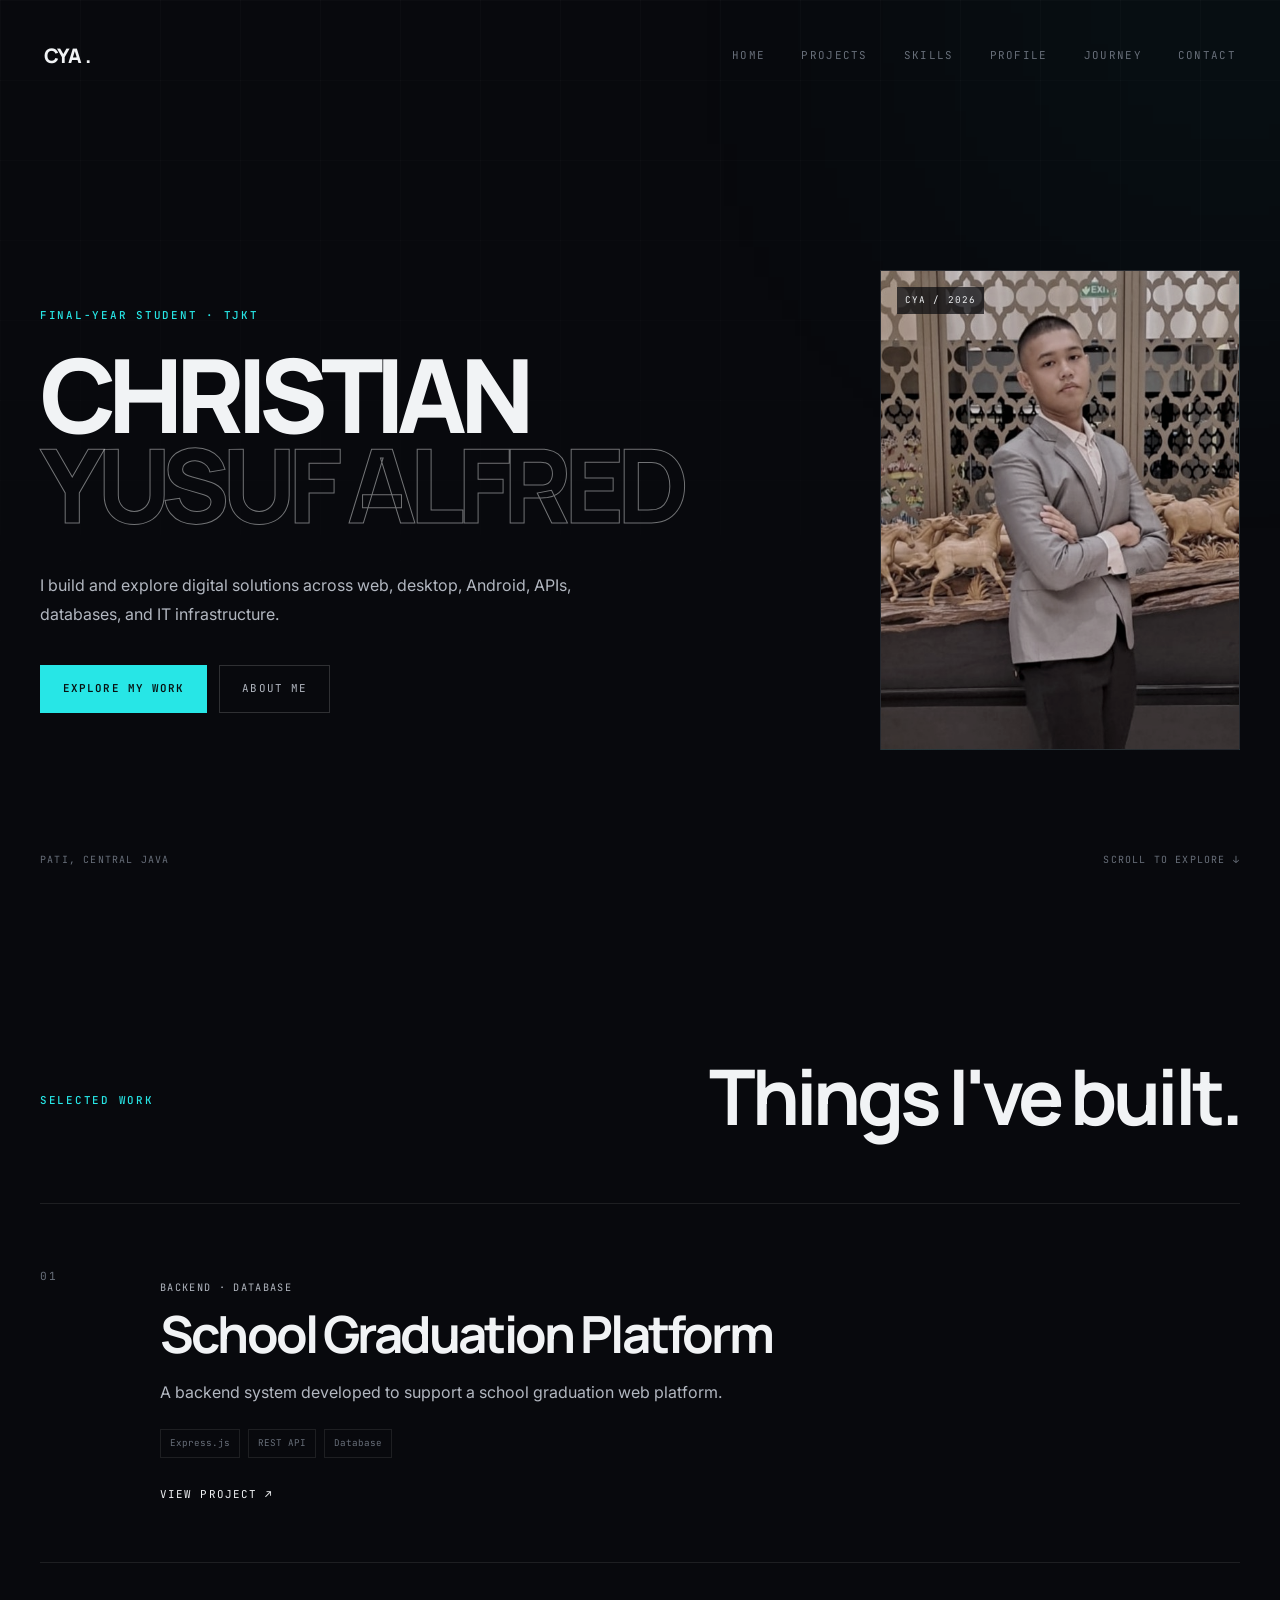
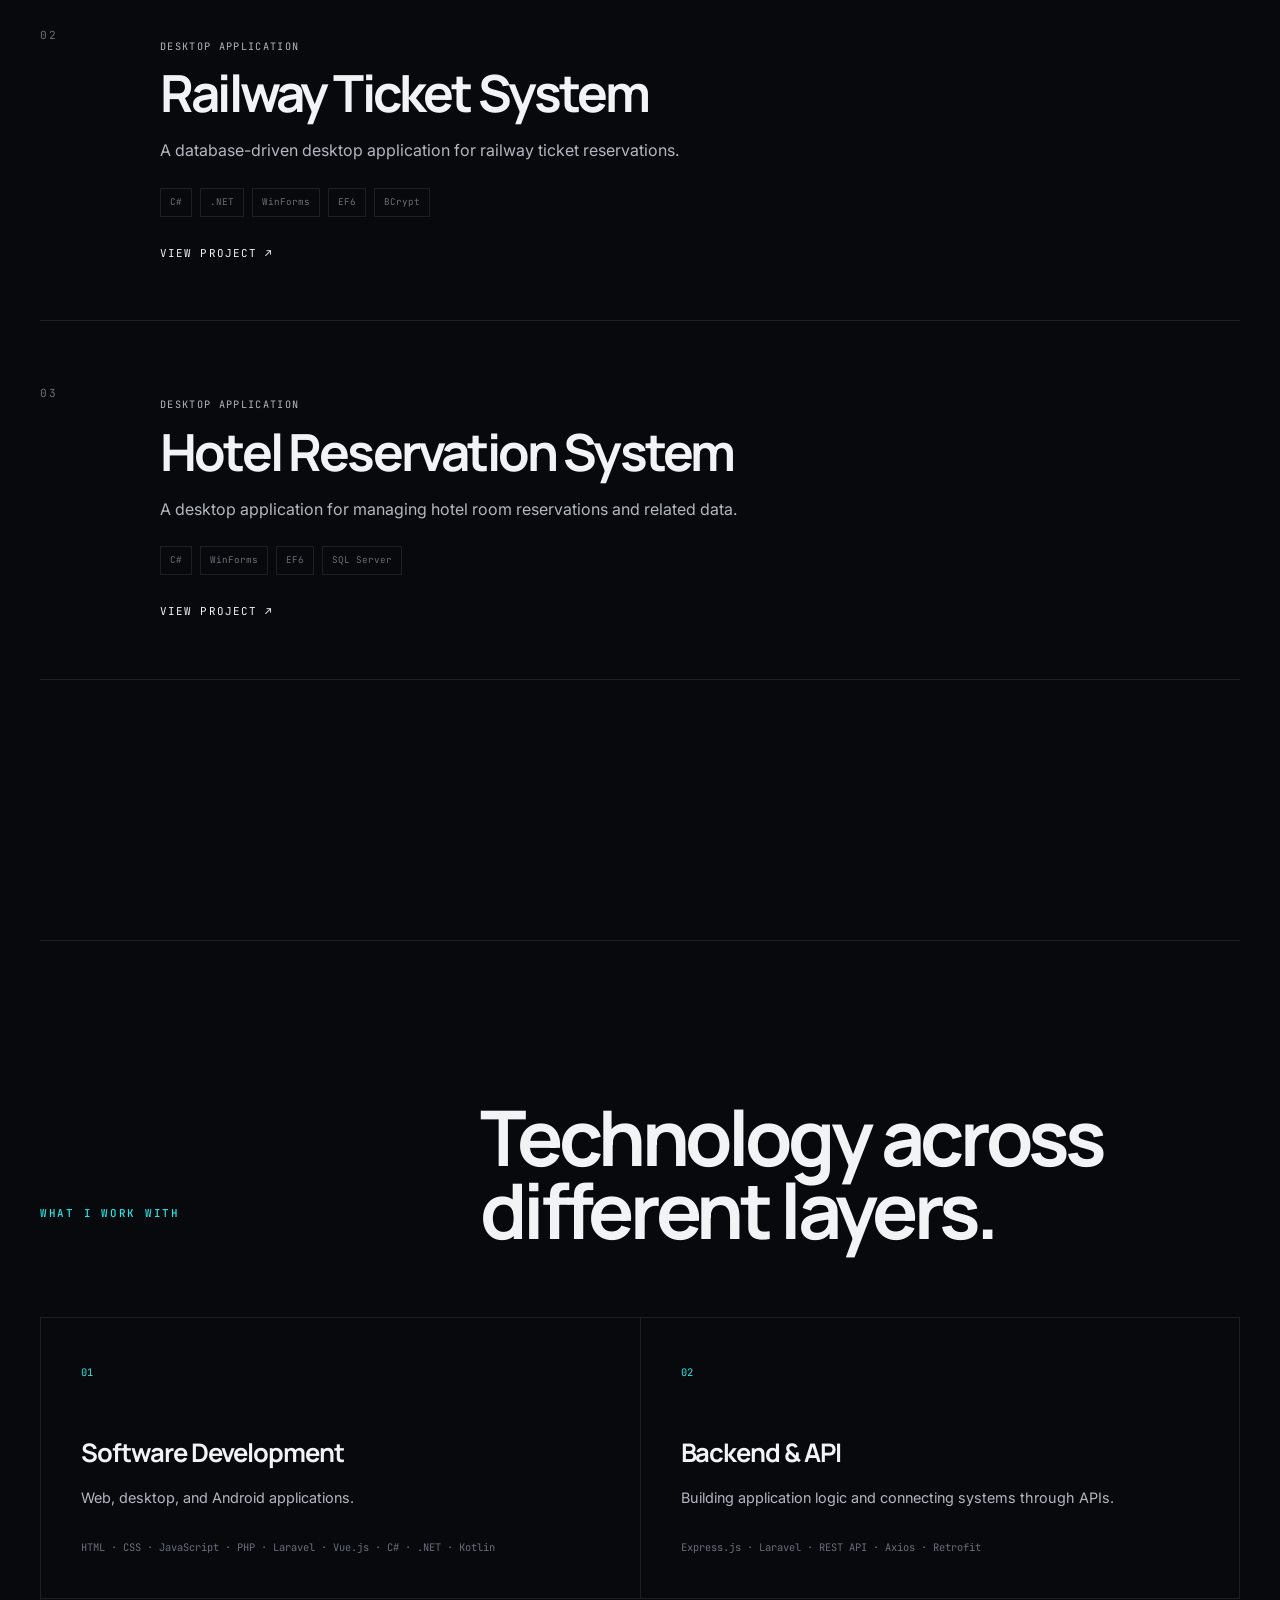
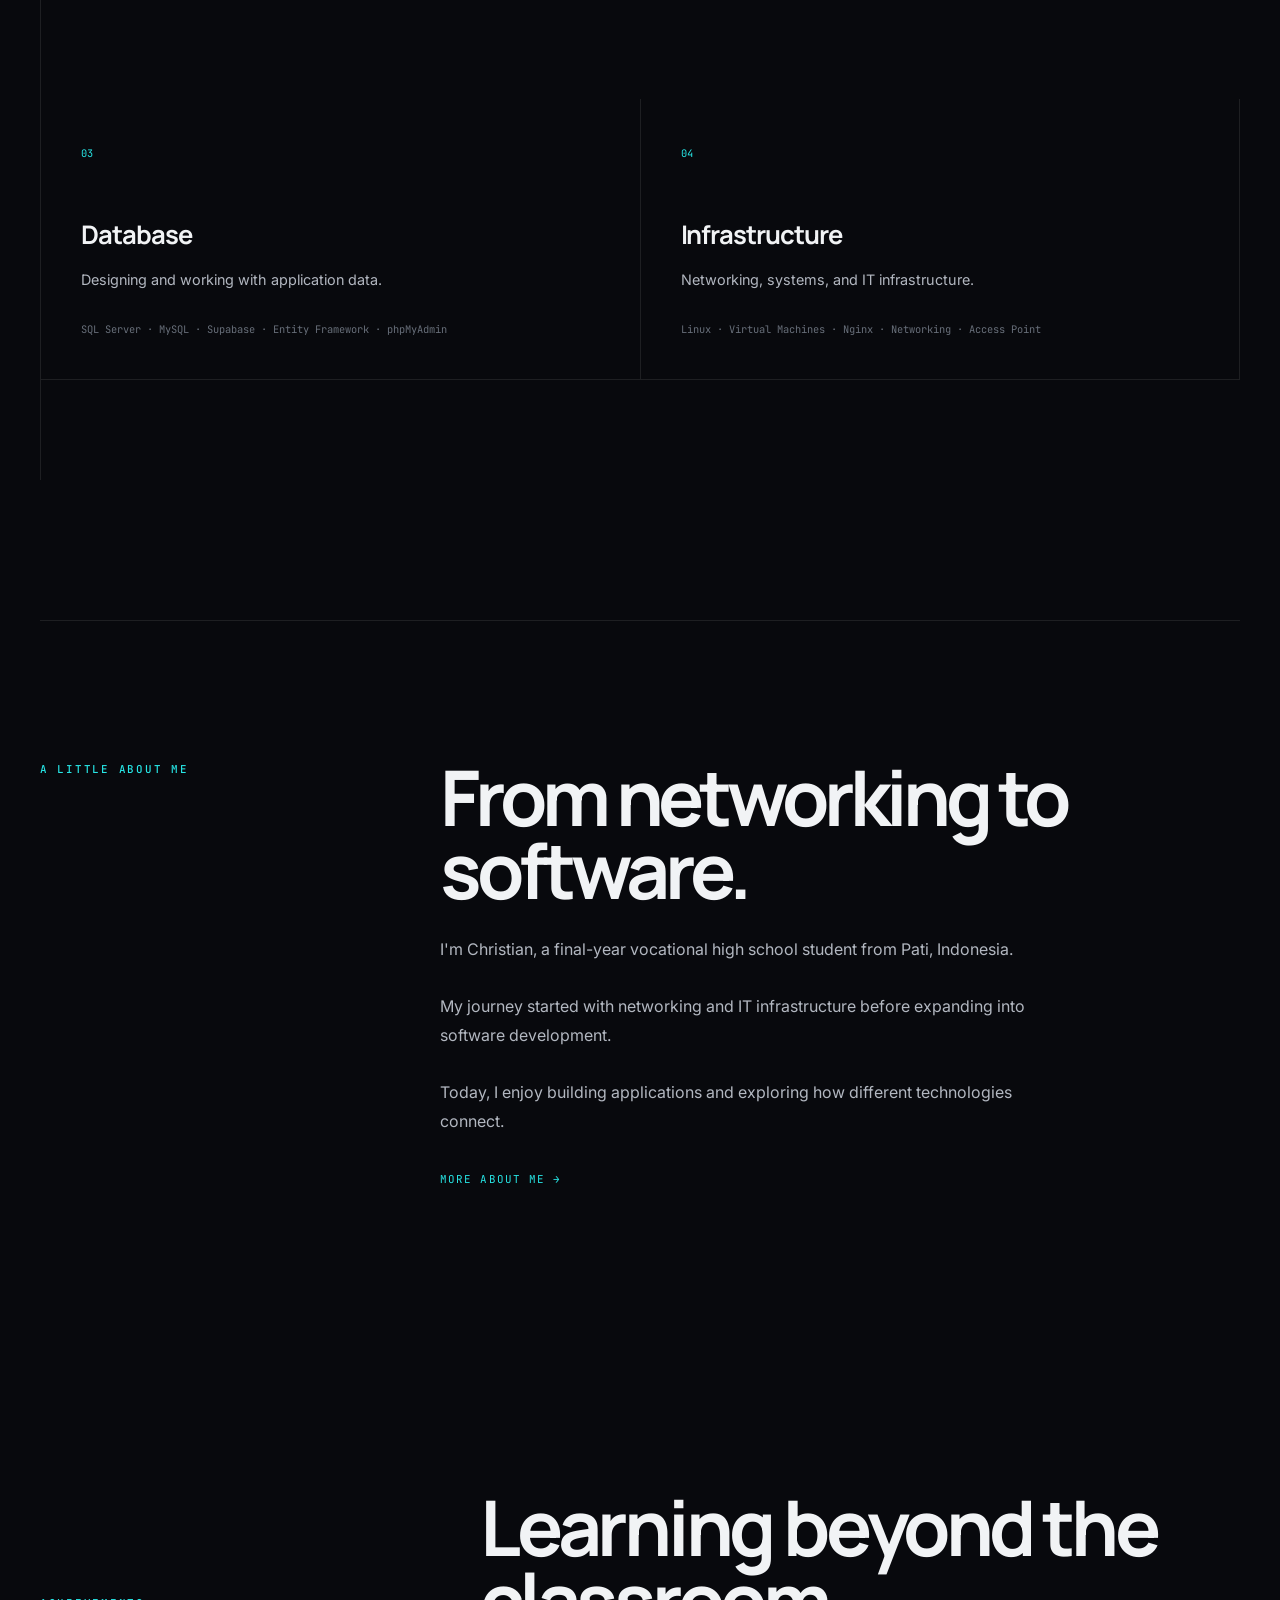
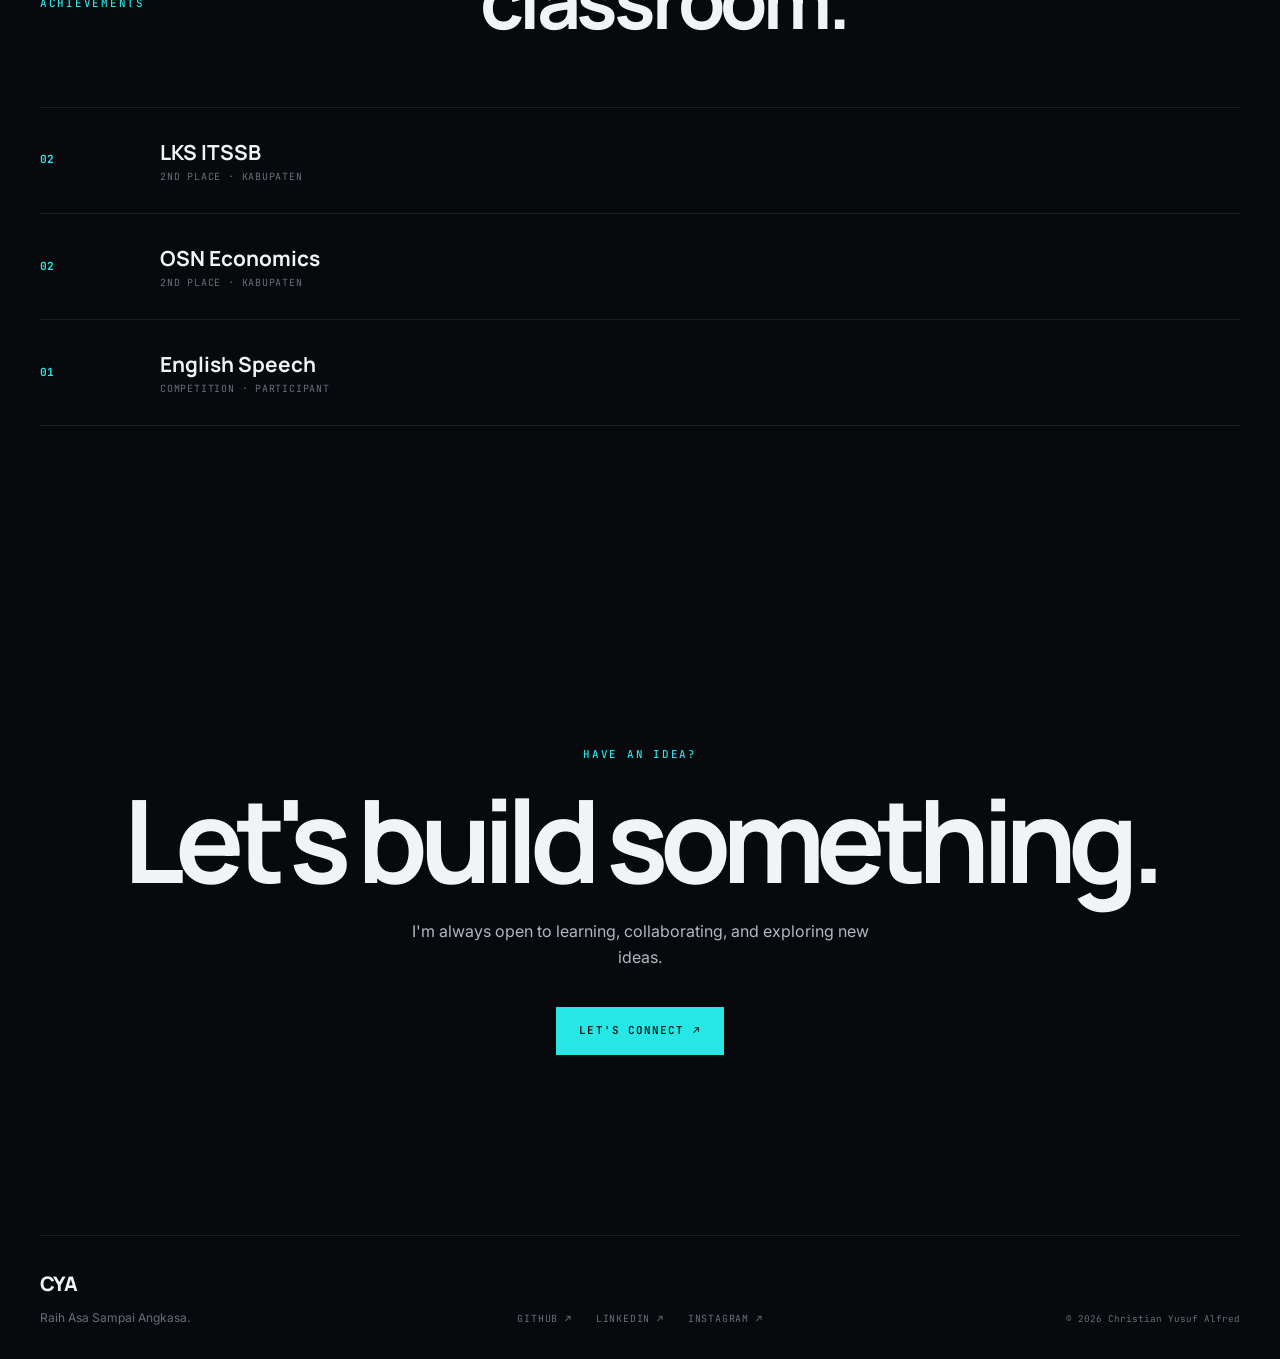
<file: index.html>
<!DOCTYPE html>
<html lang="en">
<head>

    <!-- =========================
         BASIC META
    ========================== -->

    <meta charset="UTF-8">

    <meta
        name="viewport"
        content="width=device-width, initial-scale=1.0"
    >

    <meta
        name="description"
        content="Christian Yusuf Alfred — Final-year vocational high school student exploring software development, web, desktop, Android, API, and IT infrastructure."
    >

    <meta
        name="author"
        content="Christian Yusuf Alfred"
    >

    <title>
        Christian Yusuf Alfred — Student Developer
    </title>

    <!-- =========================
         STYLESHEET
    ========================== -->

    
    <!-- Google Fonts -->
    <link rel="preconnect" href="https://fonts.googleapis.com">
    <link rel="preconnect" href="https://fonts.gstatic.com" crossorigin>

    <link
    href="https://fonts.googleapis.com/css2?family=Inter:wght@400;500;600&family=JetBrains+Mono:wght@400;500&family=Manrope:wght@500;600;700;800&display=swap"
    rel="stylesheet">

    <link rel="stylesheet"href="./style.css">


</head>


<body>

    <!-- =========================
         HEADER
    ========================== -->

    <header class="site-header">

    <nav class="navbar">

        <a
            href="./index.html"
            class="logo"
            aria-label="Christian Yusuf Alfred - Home"
        >
            CYA .
        </a>

        <div class="nav-links">
            <a href="./index.html" class="active">Home</a>
            <a href="./projects.html">Projects</a>
            <a href="./skills.html">Skills</a>
            <a href="./profile.html">Profile</a>
            <a href="./journey.html">Journey</a>
            <a href="./contact.html">Contact</a>
        </div>

        <button
            class="menu-toggle"
            type="button"
            aria-label="Open navigation menu"
            aria-expanded="false"
        >
            Menu
        </button>

    </nav>

</header>


    <!-- =========================
         MAIN
    ========================== -->

    <main>


        <!-- =========================
             HERO
        ========================== -->

        <section
            class="hero"
            id="home"
        >

            <div class="hero-content">

                <p class="eyebrow">
                    FINAL-YEAR STUDENT · TJKT
                </p>


                <h1 class="hero-title">

                    Christian
                    <span>Yusuf Alfred</span>

                </h1>


                <p class="hero-description">

                    I build and explore digital solutions across
                    web, desktop, Android, APIs, databases,
                    and IT infrastructure.

                </p>


                <div class="hero-actions">

                    <a
                        href="#work"
                        class="button button-primary"
                    >
                        Explore my work
                    </a>


                    <a
                        href="#about"
                        class="button button-secondary"
                    >
                        About me
                    </a>

                </div>

            </div>


            <!-- PROFILE IMAGE -->

            <div class="hero-image">

                <img
                    src="./assets/images/profile.jpeg"
                    alt="Christian Yusuf Alfred"
                >

            </div>


            <div class="hero-meta">

                <span>
                    Pati, Central Java
                </span>

                <span>
                    Scroll to explore ↓
                </span>

            </div>

        </section>


        <!-- =========================
             SELECTED WORK
        ========================== -->

        <section
            class="projects-section"
            id="work"
        >

            <div class="section-heading">

                <p class="eyebrow">
                    SELECTED WORK
                </p>

                <h2>
                    Things I've built.
                </h2>

            </div>


            <div class="projects-list">


                <!-- PROJECT 01 -->

                <article class="project-card">

                    <div class="project-number">
                        01
                    </div>


                    <div class="project-content">

                        <p class="project-category">
                            BACKEND · DATABASE
                        </p>

                        <h3>
                            School Graduation Platform
                        </h3>

                        <p>
                            A backend system developed to support
                            a school graduation web platform.
                        </p>


                        <div class="project-tech">

                            <span>Express.js</span>
                            <span>REST API</span>
                            <span>Database</span>

                        </div>


                        <a
                            href="#"
                            class="project-link"
                        >
                            View project ↗
                        </a>

                    </div>

                </article>


                <!-- PROJECT 02 -->

                <article class="project-card">

                    <div class="project-number">
                        02
                    </div>


                    <div class="project-content">

                        <p class="project-category">
                            DESKTOP APPLICATION
                        </p>

                        <h3>
                            Railway Ticket System
                        </h3>

                        <p>
                            A database-driven desktop application
                            for railway ticket reservations.
                        </p>


                        <div class="project-tech">

                            <span>C#</span>
                            <span>.NET</span>
                            <span>WinForms</span>
                            <span>EF6</span>
                            <span>BCrypt</span>

                        </div>


                        <a
                            href="#"
                            class="project-link"
                        >
                            View project ↗
                        </a>

                    </div>

                </article>


                <!-- PROJECT 03 -->

                <article class="project-card">

                    <div class="project-number">
                        03
                    </div>


                    <div class="project-content">

                        <p class="project-category">
                            DESKTOP APPLICATION
                        </p>

                        <h3>
                            Hotel Reservation System
                        </h3>

                        <p>
                            A desktop application for managing
                            hotel room reservations and related data.
                        </p>


                        <div class="project-tech">

                            <span>C#</span>
                            <span>WinForms</span>
                            <span>EF6</span>
                            <span>SQL Server</span>

                        </div>


                        <a
                            href="#"
                            class="project-link"
                        >
                            View project ↗
                        </a>

                    </div>

                </article>

            </div>

        </section>


        <!-- =========================
             CAPABILITIES
        ========================== -->

        <section
            class="skills-section"
            id="skills"
        >

            <div class="section-heading">

                <p class="eyebrow">
                    WHAT I WORK WITH
                </p>

                <h2>
                    Technology across
                    different layers.
                </h2>

            </div>


            <div class="skills-grid">


                <article class="skill-category">

                    <span>
                        01
                    </span>

                    <h3>
                        Software Development
                    </h3>

                    <p>
                        Web, desktop, and Android applications.
                    </p>

                    <div class="skill-list">
                        HTML · CSS · JavaScript · PHP ·
                        Laravel · Vue.js · C# · .NET · Kotlin
                    </div>

                </article>


                <article class="skill-category">

                    <span>
                        02
                    </span>

                    <h3>
                        Backend & API
                    </h3>

                    <p>
                        Building application logic and connecting
                        systems through APIs.
                    </p>

                    <div class="skill-list">
                        Express.js · Laravel · REST API ·
                        Axios · Retrofit
                    </div>

                </article>


                <article class="skill-category">

                    <span>
                        03
                    </span>

                    <h3>
                        Database
                    </h3>

                    <p>
                        Designing and working with
                        application data.
                    </p>

                    <div class="skill-list">
                        SQL Server · MySQL · Supabase ·
                        Entity Framework · phpMyAdmin
                    </div>

                </article>


                <article class="skill-category">

                    <span>
                        04
                    </span>

                    <h3>
                        Infrastructure
                    </h3>

                    <p>
                        Networking, systems, and
                        IT infrastructure.
                    </p>

                    <div class="skill-list">
                        Linux · Virtual Machines · Nginx ·
                        Networking · Access Point
                    </div>

                </article>

            </div>

        </section>


        <!-- =========================
             ABOUT PREVIEW
        ========================== -->

        <section
            class="about-section"
            id="about"
        >

            <div class="about-label">

                <p class="eyebrow">
                    A LITTLE ABOUT ME
                </p>

            </div>


            <div class="about-content">

                <h2>
                    From networking
                    to software.
                </h2>

                <p>
                    I'm Christian, a final-year vocational
                    high school student from Pati, Indonesia.
                </p>

                <p>
                    My journey started with networking and
                    IT infrastructure before expanding into
                    software development.
                </p>

                <p>
                    Today, I enjoy building applications
                    and exploring how different technologies
                    connect.
                </p>


                <a
                    href="profile.html"
                    class="text-link"
                >
                    More about me →
                </a>

            </div>

        </section>


        <!-- =========================
             ACHIEVEMENTS
        ========================== -->

        <section class="achievements-section">

            <div class="section-heading">

                <p class="eyebrow">
                    ACHIEVEMENTS
                </p>

                <h2>
                    Learning beyond the classroom.
                </h2>

            </div>


            <div class="achievement-list">


                <article class="achievement-item">

                    <span class="achievement-number">
                        02
                    </span>

                    <div>

                        <h3>
                            LKS ITSSB
                        </h3>

                        <p>
                            2nd Place · Kabupaten
                        </p>

                    </div>

                </article>


                <article class="achievement-item">

                    <span class="achievement-number">
                        02
                    </span>

                    <div>

                        <h3>
                            OSN Economics
                        </h3>

                        <p>
                            2nd Place · Kabupaten
                        </p>

                    </div>

                </article>


                <article class="achievement-item">

                    <span class="achievement-number">
                        01
                    </span>

                    <div>

                        <h3>
                            English Speech
                        </h3>

                        <p>
                            Competition · Participant
                        </p>

                    </div>

                </article>

            </div>

        </section>


        <!-- =========================
             CTA
        ========================== -->

        <section
            class="cta-section"
            id="contact"
        >

            <p class="eyebrow">
                HAVE AN IDEA?
            </p>

            <h2>
                Let's build something.
            </h2>

            <p>
                I'm always open to learning,
                collaborating, and exploring
                new ideas.
            </p>

            <a
                href="contact.html"
                class="button button-primary"
            >
                Let's connect ↗
            </a>

        </section>


    </main>


    <!-- =========================
         FOOTER
    ========================== -->

    <footer class="site-footer">

        <div class="footer-brand">

            <span class="logo">
                CYA
            </span>

            <p>
                Raih Asa Sampai Angkasa.
            </p>

        </div>


        <div class="footer-links">

            <a
                href="https://github.com/ALFREDS213"
                target="_blank"
                rel="noopener noreferrer"
            >
                GitHub ↗
            </a>

            <a
                href="https://www.linkedin.com/in/christian-yusuf-alfred/"
                target="_blank"
                rel="noopener noreferrer"
            >
                LinkedIn ↗
            </a>

            <a href="#">
                Instagram ↗
            </a>

        </div>


        <p class="footer-copy">
            © 2026 Christian Yusuf Alfred
        </p>

    </footer>


    <!-- =========================
         JAVASCRIPT
    ========================== -->

    <script src="./script.js"></script>

</body>
</html>
</file>
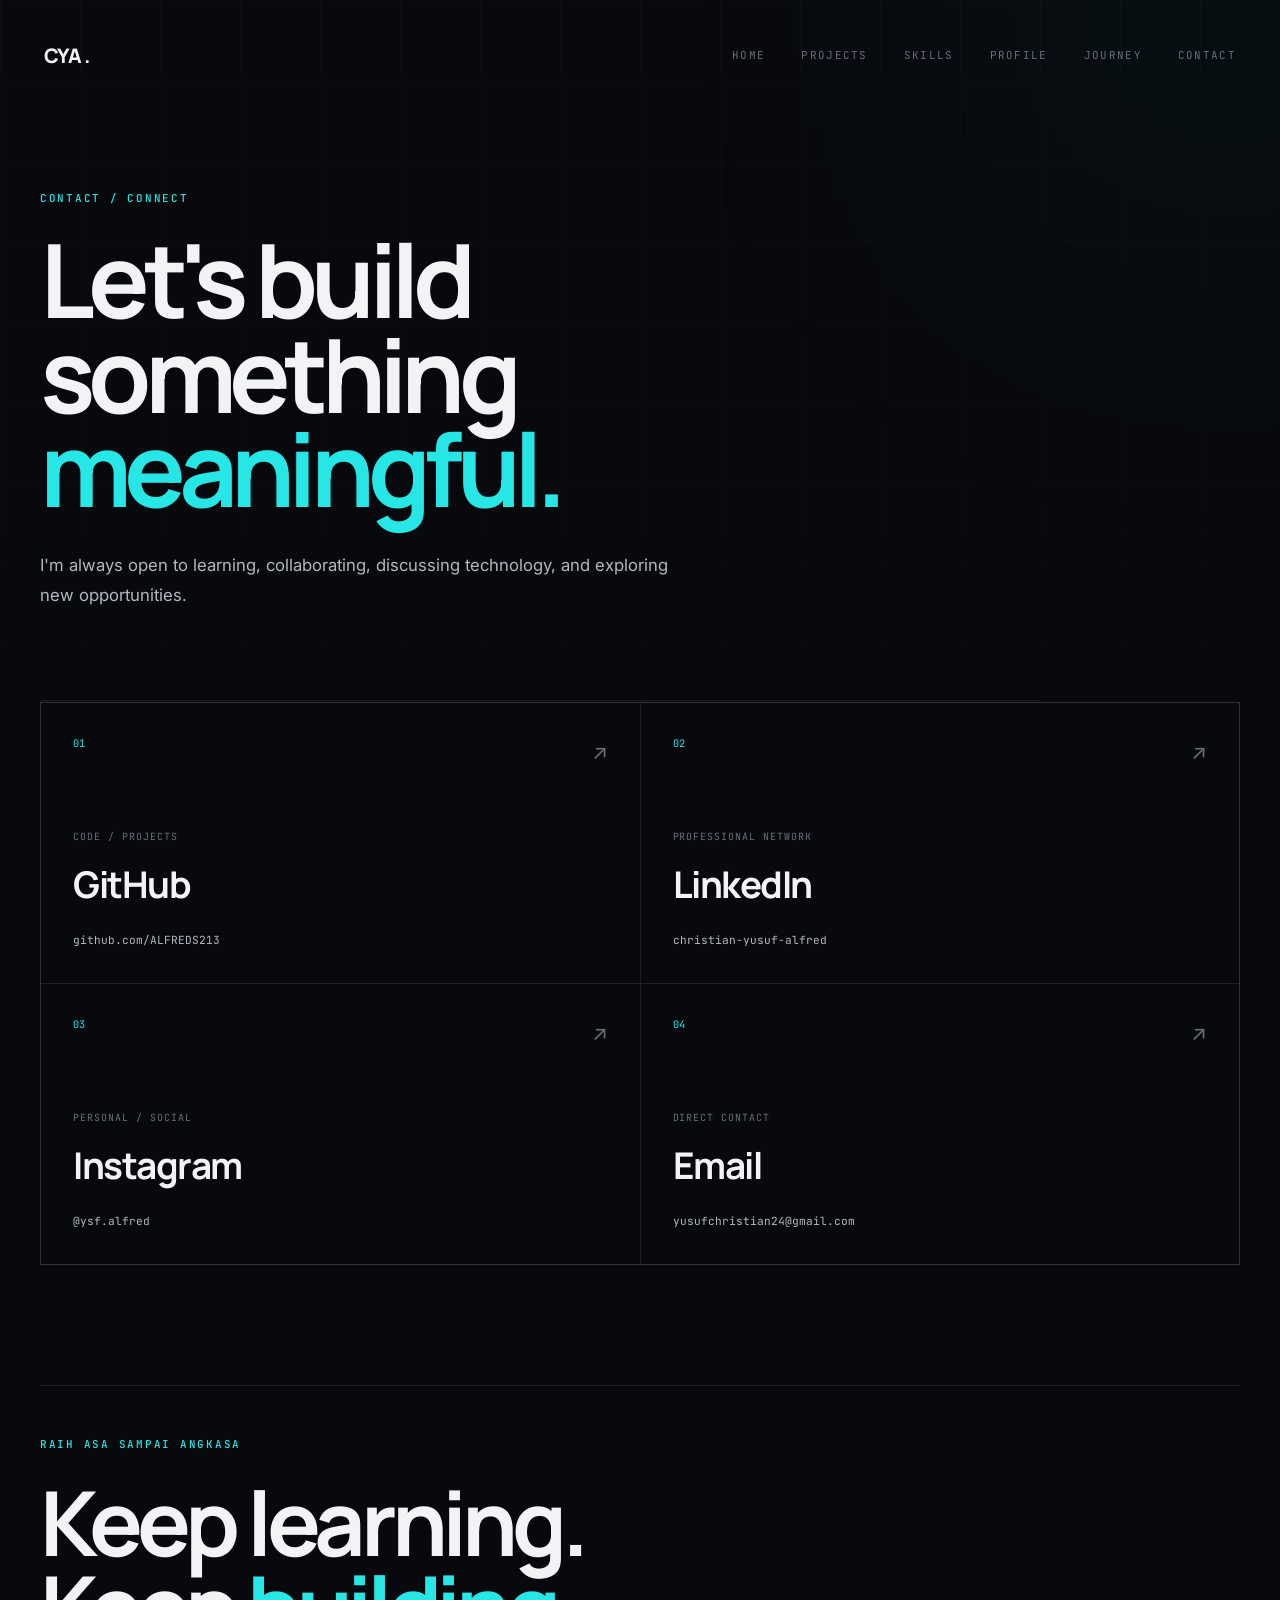
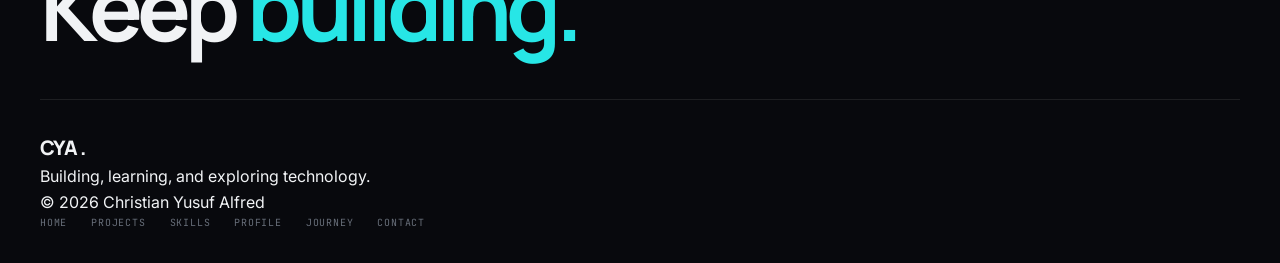
<file: contact.html>
<!DOCTYPE html>
<html lang="en">

<head>
    <meta charset="UTF-8">
    <meta name="viewport" content="width=device-width, initial-scale=1.0">

    <title>Contact — Christian Yusuf Alfred</title>

    <meta
        name="description"
        content="Contact Christian Yusuf Alfred through GitHub, LinkedIn, Instagram, or email."
    >

    <link rel="preconnect" href="https://fonts.googleapis.com">
    <link rel="preconnect" href="https://fonts.gstatic.com" crossorigin>

    <link
        href="https://fonts.googleapis.com/css2?family=Inter:wght@400;500;600;700&family=JetBrains+Mono:wght@400;500;600&family=Manrope:wght@500;600;700;800&display=swap"
        rel="stylesheet"
    >

    <link rel="stylesheet" href="./style.css">
</head>

<body>

    <!-- =========================
         NAVBAR
    ========================== -->

    <header class="site-header">

        <nav class="navbar">

            <a
                href="./index.html"
                class="logo"
                aria-label="Christian Yusuf Alfred - Home"
            >
                CYA<span>.</span>
            </a>

            <div class="nav-links">

                <a href="./index.html">Home</a>

                <a href="./projects.html">Projects</a>

                <a href="./skills.html">Skills</a>

                <a href="./profile.html">Profile</a>

                <a href="./journey.html">Journey</a>

                <a href="./contact.html" class="active">Contact</a>

            </div>

            <button
                class="menu-toggle"
                type="button"
                aria-label="Open navigation menu"
                aria-expanded="false"
            >
                Menu
            </button>

        </nav>

    </header>


    <!-- =========================
         MAIN
    ========================== -->

    <main>

        <section class="contact-hero">

            <div class="container">

                <div class="contact-hero-content reveal">

                    <p class="eyebrow">
                        CONTACT / CONNECT
                    </p>

                    <h1>
                        Let's build<br>
                        something <span>meaningful.</span>
                    </h1>

                    <p class="contact-intro">
                        I'm always open to learning, collaborating,
                        discussing technology, and exploring new
                        opportunities.
                    </p>

                </div>


                <div class="contact-grid">

                    <!-- GITHUB -->

                    <a
                        href="https://github.com/ALFREDS213"
                        class="contact-card reveal"
                        target="_blank"
                        rel="noopener noreferrer"
                    >

                        <div class="contact-card-top">

                            <span class="contact-index">
                                01
                            </span>

                            <span class="contact-arrow">
                                ↗
                            </span>

                        </div>

                        <div>

                            <p>
                                CODE / PROJECTS
                            </p>

                            <h2>
                                GitHub
                            </h2>

                            <span>
                                github.com/ALFREDS213
                            </span>

                        </div>

                    </a>


                    <!-- LINKEDIN -->

                    <a
                        href="https://www.linkedin.com/in/christian-yusuf-alfred/"
                        class="contact-card reveal"
                        target="_blank"
                        rel="noopener noreferrer"
                    >

                        <div class="contact-card-top">

                            <span class="contact-index">
                                02
                            </span>

                            <span class="contact-arrow">
                                ↗
                            </span>

                        </div>

                        <div>

                            <p>
                                PROFESSIONAL NETWORK
                            </p>

                            <h2>
                                LinkedIn
                            </h2>

                            <span>
                                christian-yusuf-alfred
                            </span>

                        </div>

                    </a>


                    <!-- INSTAGRAM -->

                    <a
                        href="https://www.instagram.com/ysf.alfred/"
                        class="contact-card reveal"
                    >

                        <div class="contact-card-top">

                            <span class="contact-index">
                                03
                            </span>

                            <span class="contact-arrow">
                                ↗
                            </span>

                        </div>

                        <div>

                            <p>
                                PERSONAL / SOCIAL
                            </p>

                            <h2>
                                Instagram
                            </h2>

                            <span>
                                @ysf.alfred
                            </span>

                        </div>

                    </a>


                    <!-- EMAIL -->

                    <a
                        href="mailto:yusufchristian24@gmail.com"
                        class="contact-card reveal"
                    >

                        <div class="contact-card-top">

                            <span class="contact-index">
                                04
                            </span>

                            <span class="contact-arrow">
                                ↗
                            </span>

                        </div>

                        <div>

                            <p>
                                DIRECT CONTACT
                            </p>

                            <h2>
                                Email
                            </h2>

                            <span>
                                yusufchristian24@gmail.com
                            </span>

                        </div>

                    </a>

                </div>

            </div>

        </section>


        <!-- CLOSING -->

        <section class="contact-closing section-padding">

            <div class="container">

                <div class="contact-closing-inner reveal">

                    <p class="eyebrow">
                        RAIH ASA SAMPAI ANGKASA
                    </p>

                    <h2>
                        Keep learning.<br>
                        Keep <span>building.</span>
                    </h2>

                </div>

            </div>

        </section>

    </main>


    <!-- =========================
         FOOTER
    ========================== -->

    <footer class="site-footer">

        <div class="container">

            <div class="footer-top">

                <a href="./index.html" class="logo">
                    CYA<span>.</span>
                </a>

                <p>
                    Building, learning, and exploring technology.
                </p>

            </div>

            <div class="footer-bottom">

                <span>
                    © 2026 Christian Yusuf Alfred
                </span>

                <div class="footer-links">

                    <a href="./index.html">Home</a>
                    <a href="./projects.html">Projects</a>
                    <a href="./skills.html">Skills</a>
                    <a href="./profile.html">Profile</a>
                    <a href="./journey.html">Journey</a>
                    <a href="./contact.html">Contact</a>

                </div>

            </div>

        </div>

    </footer>


    <script src="./script.js"></script>

</body>
</html>
</file>
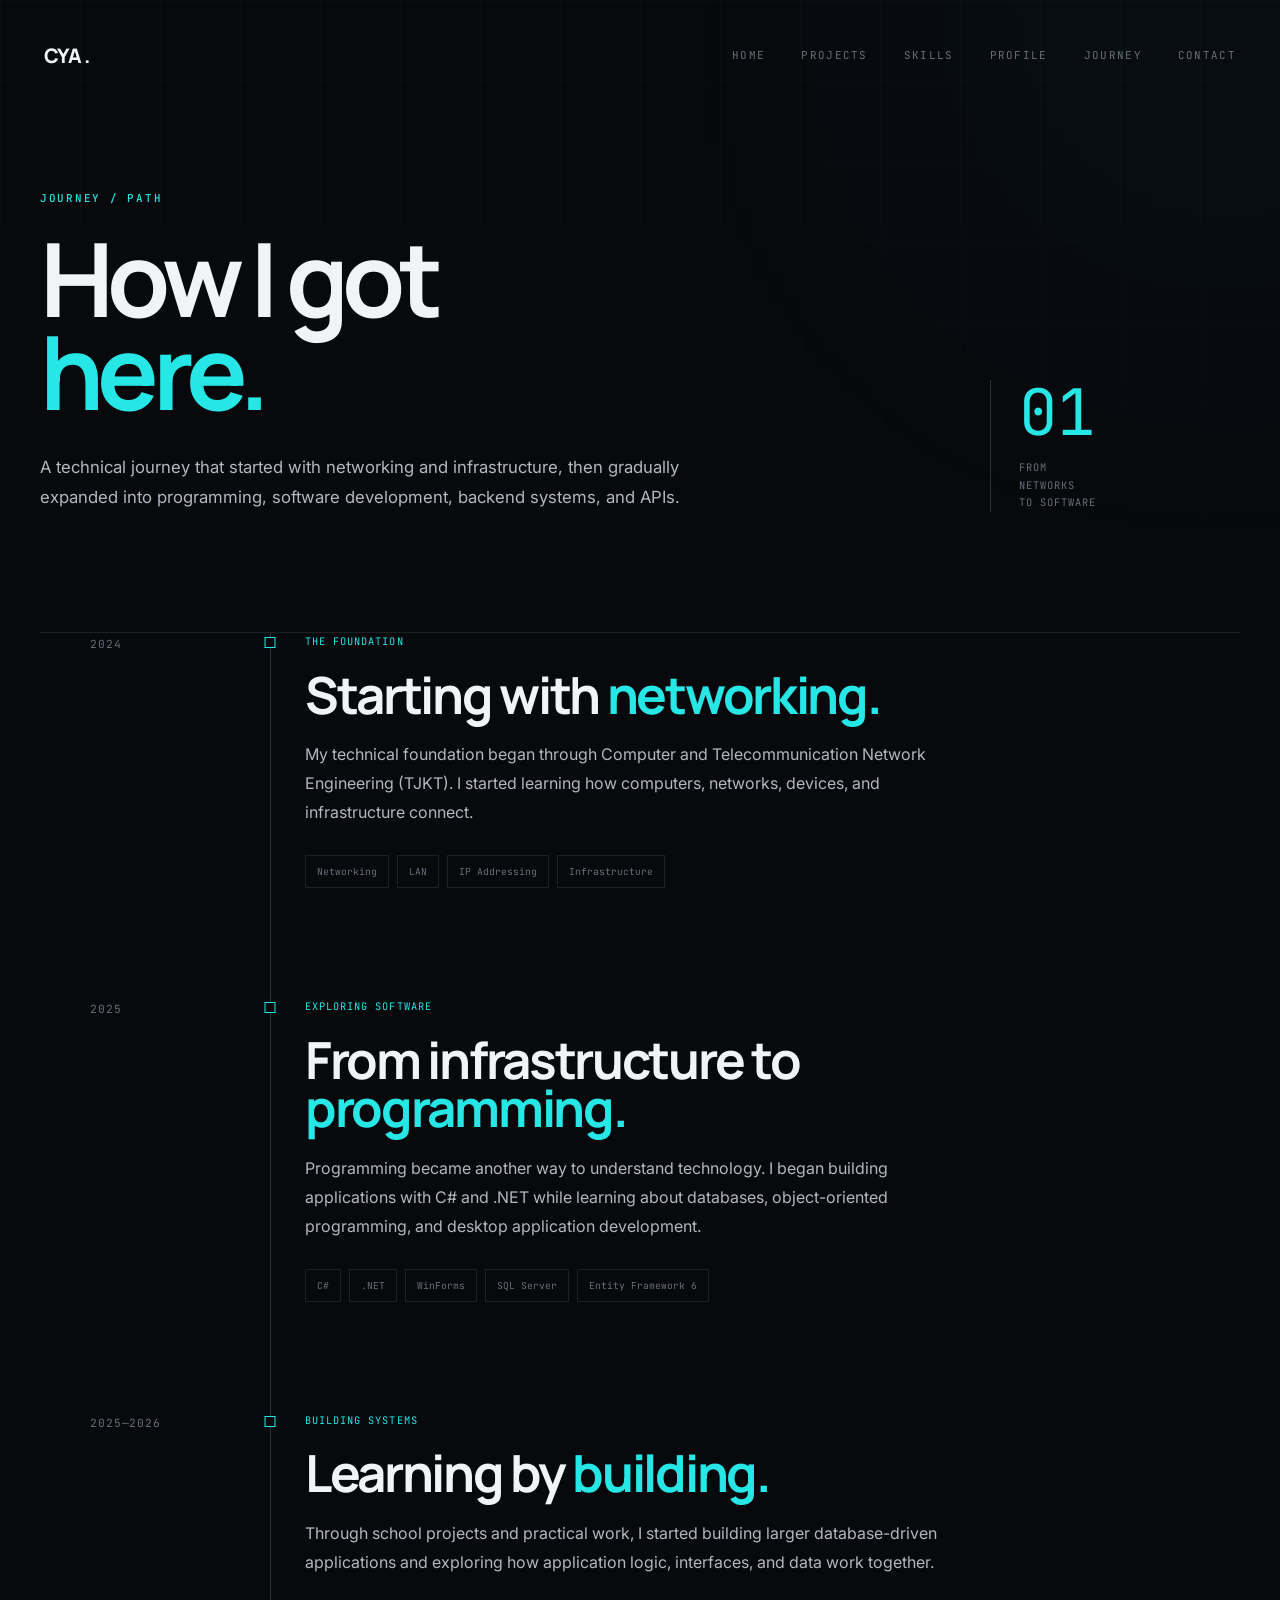
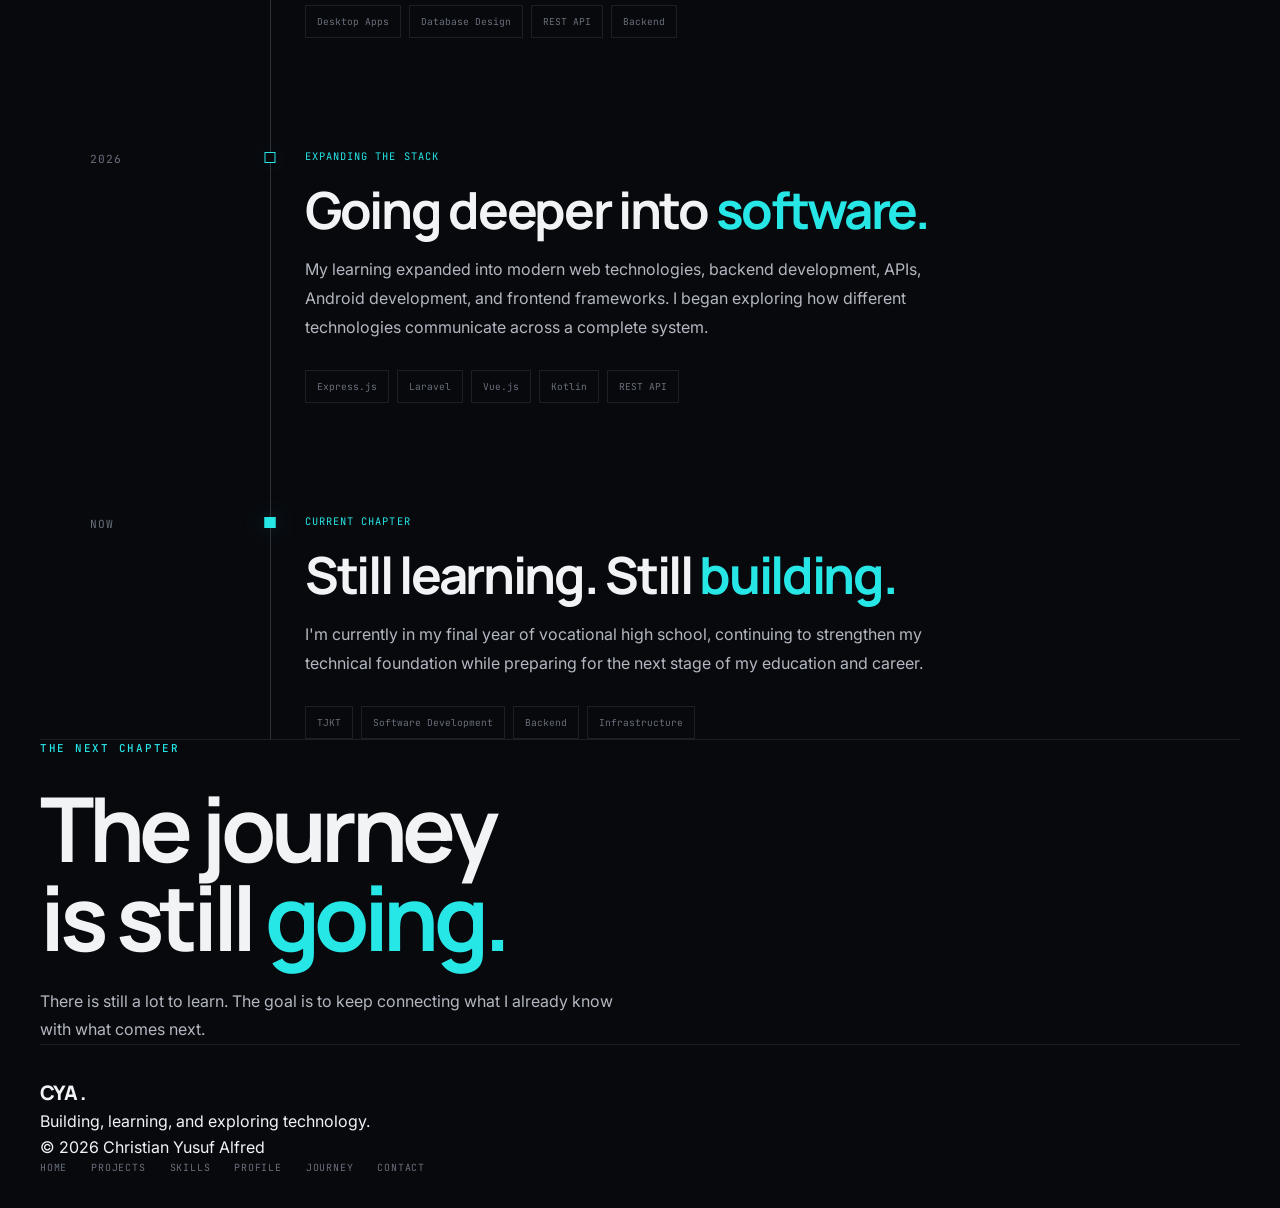
<file: journey.html>
<!DOCTYPE html>
<html lang="en">

<head>
    <meta charset="UTF-8">
    <meta name="viewport" content="width=device-width, initial-scale=1.0">

    <title>Journey — Christian Yusuf Alfred</title>

    <meta
        name="description"
        content="The technical journey of Christian Yusuf Alfred from networking and infrastructure to software development."
    >

    <link rel="preconnect" href="https://fonts.googleapis.com">
    <link rel="preconnect" href="https://fonts.gstatic.com" crossorigin>

    <link
        href="https://fonts.googleapis.com/css2?family=Inter:wght@400;500;600;700&family=JetBrains+Mono:wght@400;500;600&family=Manrope:wght@500;600;700;800&display=swap"
        rel="stylesheet"
    >

    <link rel="stylesheet" href="./style.css">
</head>

<body>

    <!-- =========================
         NAVBAR
    ========================== -->

    <header class="site-header">

        <nav class="navbar">

            <a
                href="./index.html"
                class="logo"
                aria-label="Christian Yusuf Alfred - Home"
            >
                CYA<span>.</span>
            </a>

            <div class="nav-links">

                <a href="./index.html">Home</a>

                <a href="./projects.html">Projects</a>

                <a href="./skills.html">Skills</a>

                <a href="./profile.html">Profile</a>

                <a href="./journey.html" class="active">Journey</a>

                <a href="./contact.html">Contact</a>

            </div>

            <button
                class="menu-toggle"
                type="button"
                aria-label="Open navigation menu"
                aria-expanded="false"
            >
                Menu
            </button>

        </nav>

    </header>


    <!-- =========================
         MAIN
    ========================== -->

    <main>

        <!-- HERO -->

        <section class="journey-hero">

            <div class="container">

                <div class="journey-hero-grid">

                    <div class="journey-hero-content reveal">

                        <p class="eyebrow">
                            JOURNEY / PATH
                        </p>

                        <h1>
                            How I got<br>
                            <span>here.</span>
                        </h1>

                        <p>
                            A technical journey that started with networking
                            and infrastructure, then gradually expanded into
                            programming, software development, backend systems,
                            and APIs.
                        </p>

                    </div>


                    <div class="journey-hero-meta reveal">

                        <span>01</span>

                        <p>
                            FROM<br>
                            NETWORKS<br>
                            TO SOFTWARE
                        </p>

                    </div>

                </div>

            </div>

        </section>


        <!-- TIMELINE -->

        <section class="journey-timeline section-padding">

            <div class="container">

                <div class="timeline">

                    <!-- 01 -->

                    <article class="timeline-item reveal">

                        <div class="timeline-year">
                            2024
                        </div>

                        <div class="timeline-marker">
                            <span></span>
                        </div>

                        <div class="timeline-content">

                            <p class="timeline-label">
                                THE FOUNDATION
                            </p>

                            <h2>
                                Starting with
                                <span>networking.</span>
                            </h2>

                            <p>
                                My technical foundation began through
                                Computer and Telecommunication Network
                                Engineering (TJKT). I started learning
                                how computers, networks, devices, and
                                infrastructure connect.
                            </p>

                            <div class="timeline-tags">

                                <span>Networking</span>
                                <span>LAN</span>
                                <span>IP Addressing</span>
                                <span>Infrastructure</span>

                            </div>

                        </div>

                    </article>


                    <!-- 02 -->

                    <article class="timeline-item reveal">

                        <div class="timeline-year">
                            2025
                        </div>

                        <div class="timeline-marker">
                            <span></span>
                        </div>

                        <div class="timeline-content">

                            <p class="timeline-label">
                                EXPLORING SOFTWARE
                            </p>

                            <h2>
                                From infrastructure
                                to <span>programming.</span>
                            </h2>

                            <p>
                                Programming became another way to understand
                                technology. I began building applications with
                                C# and .NET while learning about databases,
                                object-oriented programming, and desktop
                                application development.
                            </p>

                            <div class="timeline-tags">

                                <span>C#</span>
                                <span>.NET</span>
                                <span>WinForms</span>
                                <span>SQL Server</span>
                                <span>Entity Framework 6</span>

                            </div>

                        </div>

                    </article>


                    <!-- 03 -->

                    <article class="timeline-item reveal">

                        <div class="timeline-year">
                            2025—2026
                        </div>

                        <div class="timeline-marker">
                            <span></span>
                        </div>

                        <div class="timeline-content">

                            <p class="timeline-label">
                                BUILDING SYSTEMS
                            </p>

                            <h2>
                                Learning by
                                <span>building.</span>
                            </h2>

                            <p>
                                Through school projects and practical work,
                                I started building larger database-driven
                                applications and exploring how application
                                logic, interfaces, and data work together.
                            </p>

                            <div class="timeline-tags">

                                <span>Desktop Apps</span>
                                <span>Database Design</span>
                                <span>REST API</span>
                                <span>Backend</span>

                            </div>

                        </div>

                    </article>


                    <!-- 04 -->

                    <article class="timeline-item reveal">

                        <div class="timeline-year">
                            2026
                        </div>

                        <div class="timeline-marker">
                            <span></span>
                        </div>

                        <div class="timeline-content">

                            <p class="timeline-label">
                                EXPANDING THE STACK
                            </p>

                            <h2>
                                Going deeper into
                                <span>software.</span>
                            </h2>

                            <p>
                                My learning expanded into modern web
                                technologies, backend development, APIs,
                                Android development, and frontend frameworks.
                                I began exploring how different technologies
                                communicate across a complete system.
                            </p>

                            <div class="timeline-tags">

                                <span>Express.js</span>
                                <span>Laravel</span>
                                <span>Vue.js</span>
                                <span>Kotlin</span>
                                <span>REST API</span>

                            </div>

                        </div>

                    </article>


                    <!-- NOW -->

                    <article class="timeline-item timeline-current reveal">

                        <div class="timeline-year">
                            NOW
                        </div>

                        <div class="timeline-marker">
                            <span></span>
                        </div>

                        <div class="timeline-content">

                            <p class="timeline-label">
                                CURRENT CHAPTER
                            </p>

                            <h2>
                                Still learning.
                                Still <span>building.</span>
                            </h2>

                            <p>
                                I'm currently in my final year of vocational
                                high school, continuing to strengthen my
                                technical foundation while preparing for
                                the next stage of my education and career.
                            </p>

                            <div class="timeline-tags">

                                <span>TJKT</span>
                                <span>Software Development</span>
                                <span>Backend</span>
                                <span>Infrastructure</span>

                            </div>

                        </div>

                    </article>

                </div>

            </div>

        </section>


        <!-- CLOSING -->

        <section class="journey-closing section-padding">

            <div class="container">

                <div class="journey-closing-inner reveal">

                    <p class="eyebrow">
                        THE NEXT CHAPTER
                    </p>

                    <h2>
                        The journey<br>
                        is still <span>going.</span>
                    </h2>

                    <p>
                        There is still a lot to learn. The goal is to keep
                        connecting what I already know with what comes next.
                    </p>

                </div>

            </div>

        </section>

    </main>


    <!-- =========================
         FOOTER
    ========================== -->

    <footer class="site-footer">

        <div class="container">

            <div class="footer-top">

                <a href="./index.html" class="logo">
                    CYA<span>.</span>
                </a>

                <p>
                    Building, learning, and exploring technology.
                </p>

            </div>

            <div class="footer-bottom">

                <span>
                    © 2026 Christian Yusuf Alfred
                </span>

                <div class="footer-links">

                    <a href="./index.html">Home</a>
                    <a href="./projects.html">Projects</a>
                    <a href="./skills.html">Skills</a>
                    <a href="./profile.html">Profile</a>
                    <a href="./journey.html">Journey</a>
                    <a href="./contact.html">Contact</a>

                </div>

            </div>

        </div>

    </footer>


    <script src="./script.js"></script>

</body>
</html>
</file>
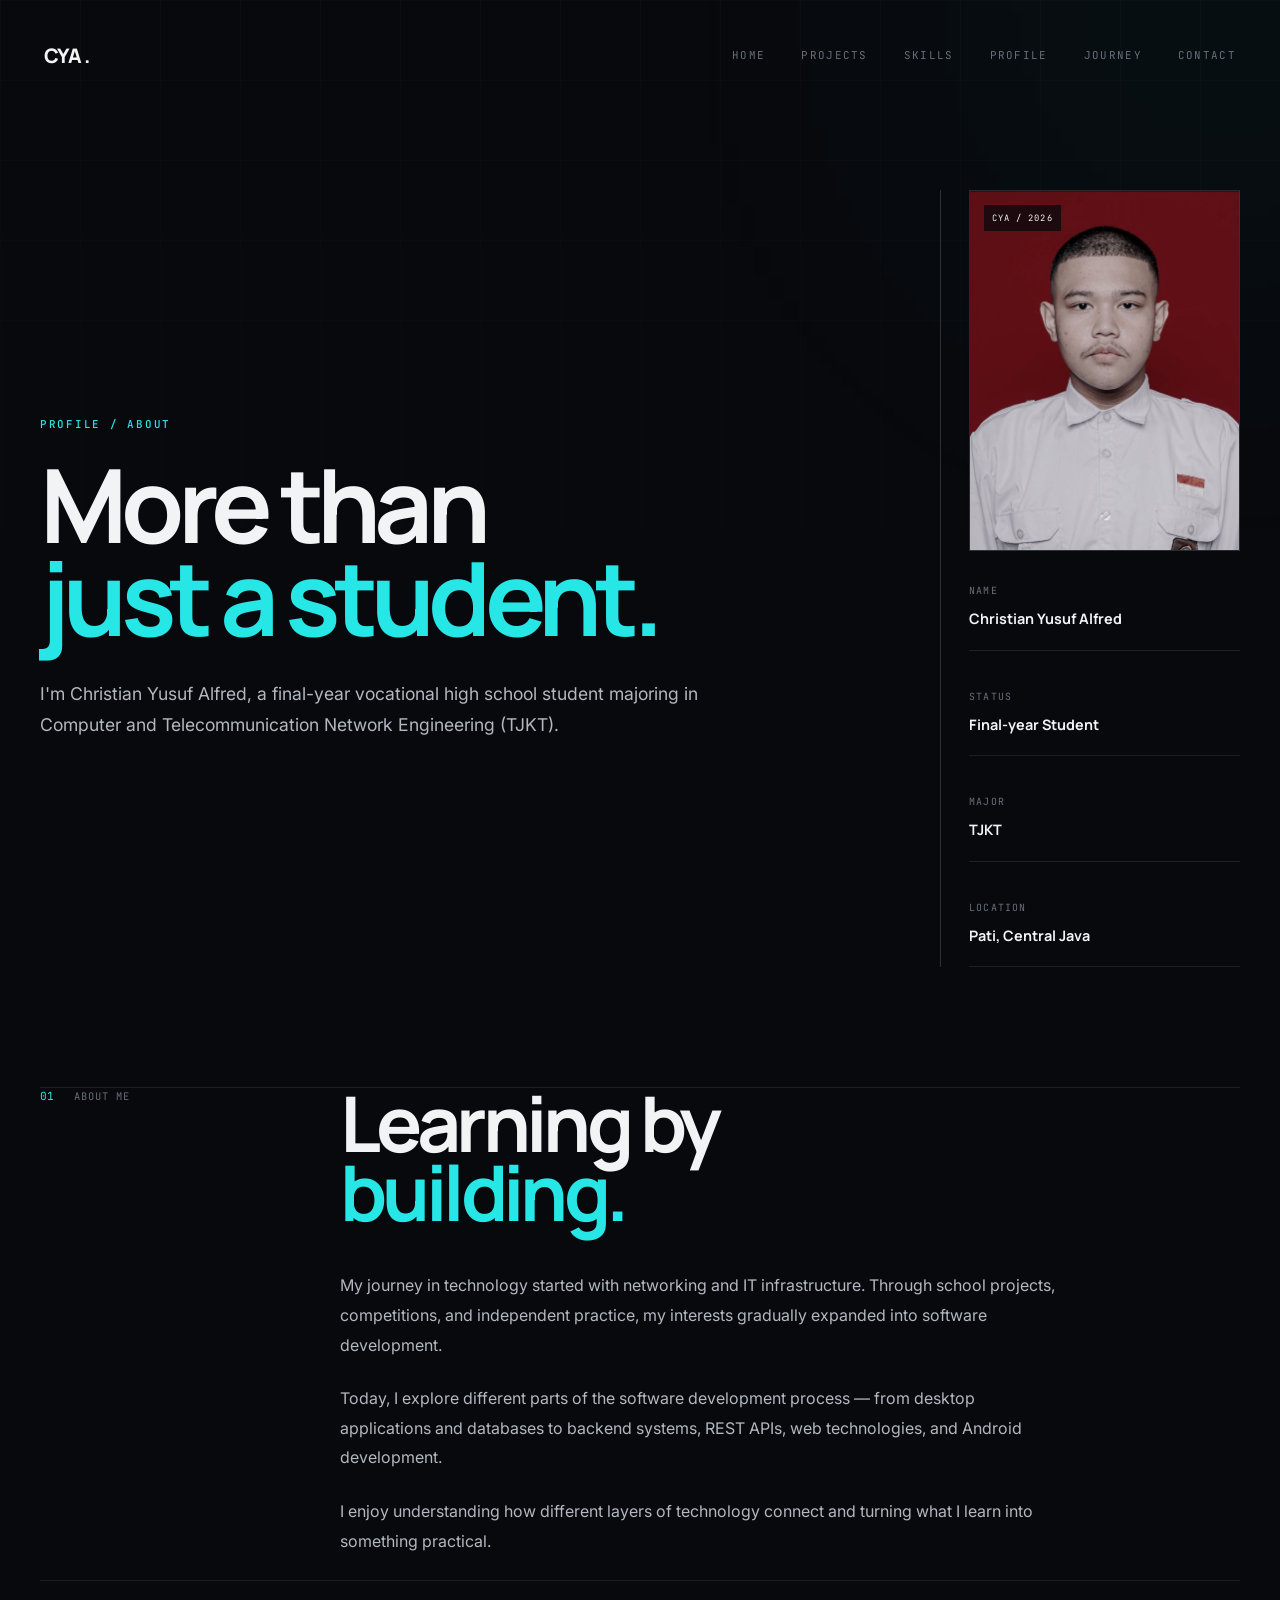
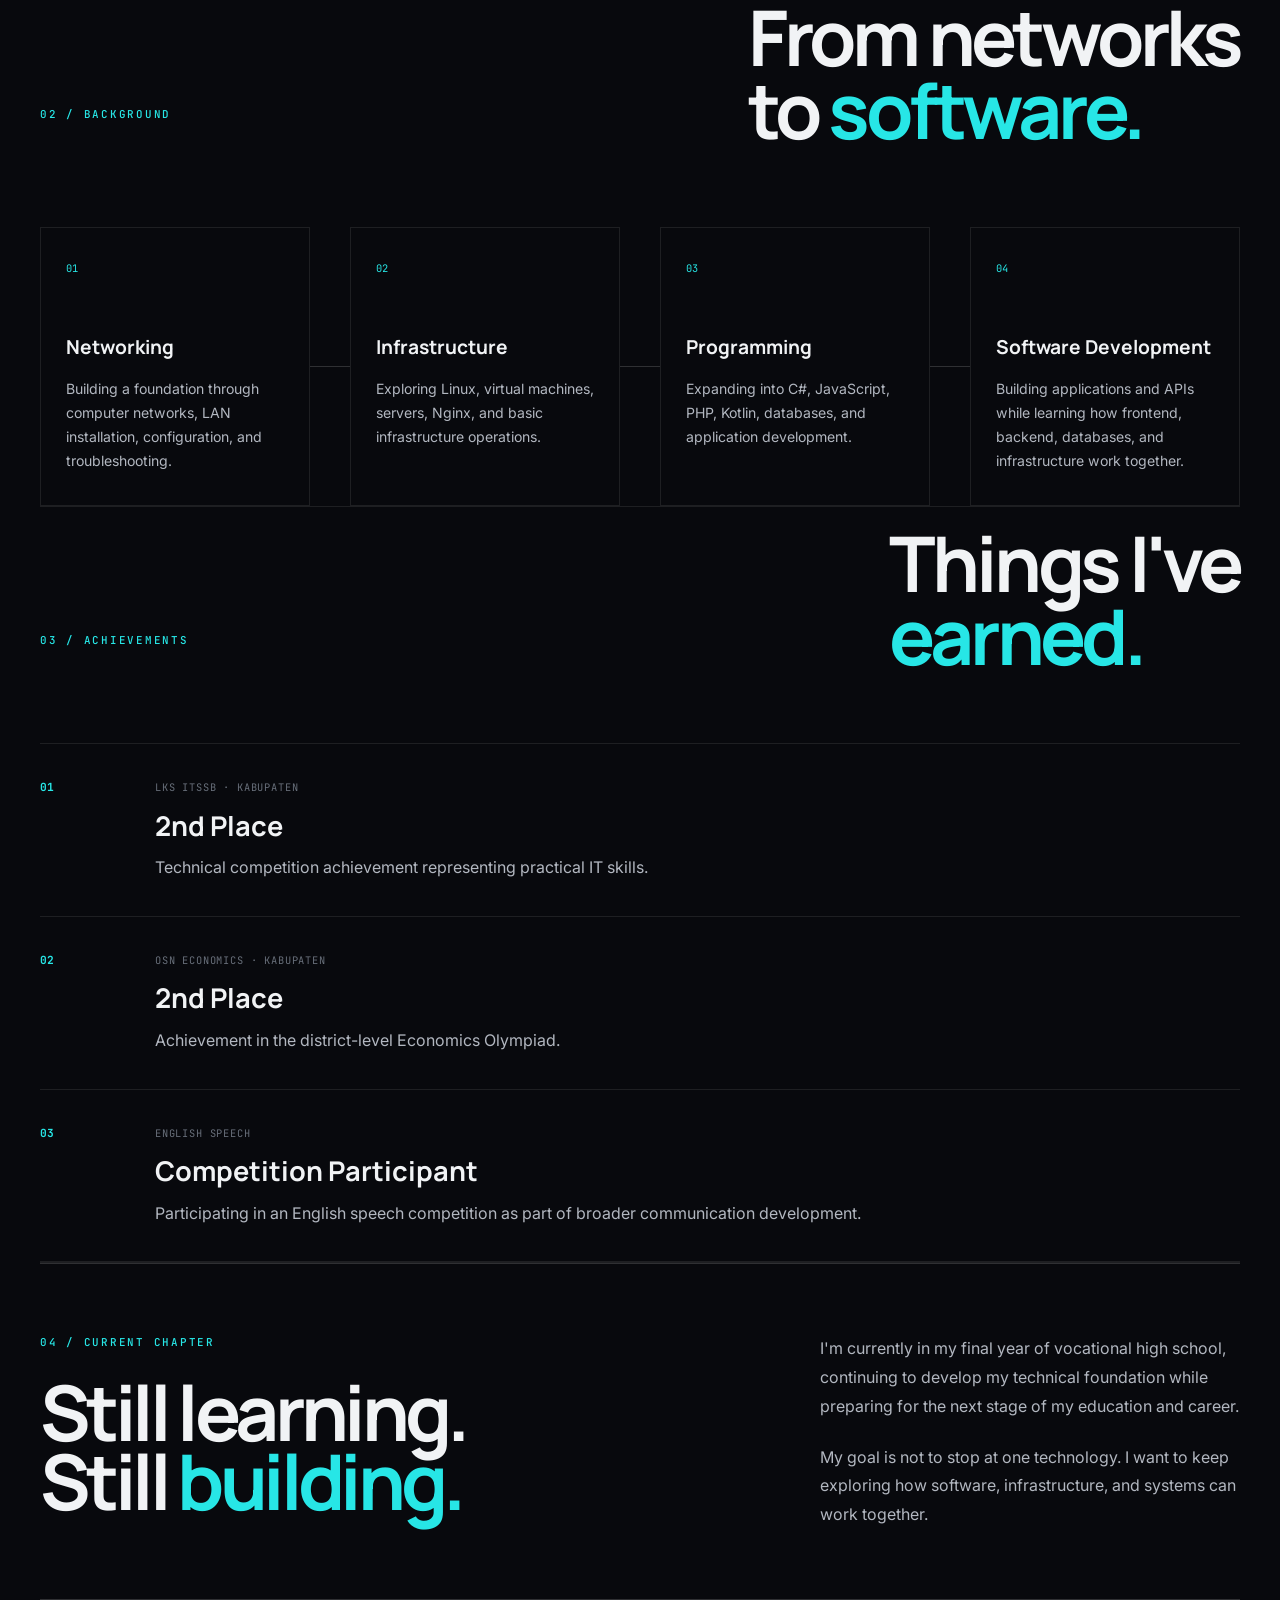
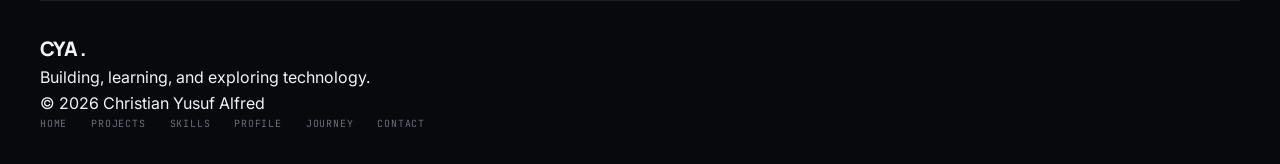
<file: profile.html>
<!DOCTYPE html>
<html lang="en">

<head>
    <meta charset="UTF-8">
    <meta name="viewport" content="width=device-width, initial-scale=1.0">

    <title>Profile — Christian Yusuf Alfred</title>

    <meta
        name="description"
        content="Profile of Christian Yusuf Alfred, a final-year TJKT student exploring networking, infrastructure, software development, backend systems, and databases."
    >

    <!-- Fonts -->
    <link rel="preconnect" href="https://fonts.googleapis.com">
    <link rel="preconnect" href="https://fonts.gstatic.com" crossorigin>

    <link
        href="https://fonts.googleapis.com/css2?family=Inter:wght@400;500;600;700&family=JetBrains+Mono:wght@400;500;600&family=Manrope:wght@500;600;700;800&display=swap"
        rel="stylesheet"
    >

    <link rel="stylesheet" href="./style.css">
</head>

<body>

    <!-- =========================
         NAVBAR
    ========================== -->

    <header class="site-header">
        <nav class="navbar">

            <a
                href="./index.html"
                class="logo"
                aria-label="Christian Yusuf Alfred - Home"
            >
                CYA<span>.</span>
            </a>

            <div class="nav-links">
                <a href="./index.html">Home</a>
                <a href="./projects.html">Projects</a>
                <a href="./skills.html">Skills</a>
                <a href="./profile.html" class="active">Profile</a>
                <a href="./journey.html">Journey</a>
                <a href="./contact.html">Contact</a>
            </div>

            <button
                class="menu-toggle"
                type="button"
                aria-label="Open navigation menu"
                aria-expanded="false"
            >
                Menu
            </button>

        </nav>
    </header>


    <!-- =========================
         MAIN
    ========================== -->

    <main>

        <!-- PROFILE HERO -->

        <section class="profile-hero">

            <div class="container">

                <div class="profile-hero-grid">

                    <div class="profile-hero-content reveal">

                        <p class="eyebrow">
                            PROFILE / ABOUT
                        </p>

                        <h1>
                            More than<br>
                            <span>just a student.</span>
                        </h1>

                        <p class="profile-lead">
                            I'm Christian Yusuf Alfred, a final-year
                            vocational high school student majoring in
                            Computer and Telecommunication Network
                            Engineering (TJKT).
                        </p>

                    </div>


                    <div class="profile-identity reveal">

                        <div class="profile-photo">

                            <img
                                src="./assets/images/profile2.jpeg"
                                alt="Christian Yusuf Alfred"
                            >

                            <span class="profile-photo-label">
                                CYA / 2026
                            </span>

                        </div>


                        <div class="identity-list">

                            <div class="identity-item">
                                <span>NAME</span>
                                <strong>Christian Yusuf Alfred</strong>
                            </div>

                            <div class="identity-item">
                                <span>STATUS</span>
                                <strong>Final-year Student</strong>
                            </div>

                            <div class="identity-item">
                                <span>MAJOR</span>
                                <strong>TJKT</strong>
                            </div>

                            <div class="identity-item">
                                <span>LOCATION</span>
                                <strong>Pati, Central Java</strong>
                            </div>

                        </div>

                    </div>

                </div>

            </div>

        </section>


        <!-- ABOUT -->

        <section class="profile-about section-padding">

            <div class="container">

                <div class="profile-section-grid">

                    <div class="profile-section-label reveal">

                        <span>01</span>

                        <p>
                            ABOUT ME
                        </p>

                    </div>


                    <div class="profile-about-content reveal">

                        <h2>
                            Learning by<br>
                            <span>building.</span>
                        </h2>

                        <p>
                            My journey in technology started with networking
                            and IT infrastructure. Through school projects,
                            competitions, and independent practice, my
                            interests gradually expanded into software
                            development.
                        </p>

                        <p>
                            Today, I explore different parts of the software
                            development process — from desktop applications
                            and databases to backend systems, REST APIs,
                            web technologies, and Android development.
                        </p>

                        <p>
                            I enjoy understanding how different layers of
                            technology connect and turning what I learn
                            into something practical.
                        </p>

                    </div>

                </div>

            </div>

        </section>


        <!-- BACKGROUND -->

        <section class="profile-background section-padding">

            <div class="container">

                <div class="section-heading reveal">

                    <p class="eyebrow">
                        02 / BACKGROUND
                    </p>

                    <h2>
                        From networks<br>
                        to <span>software.</span>
                    </h2>

                </div>


                <div class="background-flow">

                    <div class="background-step reveal">

                        <span>01</span>

                        <h3>Networking</h3>

                        <p>
                            Building a foundation through computer networks,
                            LAN installation, configuration, and
                            troubleshooting.
                        </p>

                    </div>


                    <div class="background-line"></div>


                    <div class="background-step reveal">

                        <span>02</span>

                        <h3>Infrastructure</h3>

                        <p>
                            Exploring Linux, virtual machines, servers,
                            Nginx, and basic infrastructure operations.
                        </p>

                    </div>


                    <div class="background-line"></div>


                    <div class="background-step reveal">

                        <span>03</span>

                        <h3>Programming</h3>

                        <p>
                            Expanding into C#, JavaScript, PHP, Kotlin,
                            databases, and application development.
                        </p>

                    </div>


                    <div class="background-line"></div>


                    <div class="background-step reveal">

                        <span>04</span>

                        <h3>Software Development</h3>

                        <p>
                            Building applications and APIs while learning
                            how frontend, backend, databases, and
                            infrastructure work together.
                        </p>

                    </div>

                </div>

            </div>

        </section>


        <!-- ACHIEVEMENTS -->

        <section class="profile-achievements section-padding">

            <div class="container">

                <div class="section-heading reveal">

                    <p class="eyebrow">
                        03 / ACHIEVEMENTS
                    </p>

                    <h2>
                        Things I've<br>
                        <span>earned.</span>
                    </h2>

                </div>


                <div class="achievement-list">

                    <article class="profile-achievement reveal">

                        <span class="achievement-number">
                            01
                        </span>

                        <div>
                            <p class="achievement-type">
                                LKS ITSSB · KABUPATEN
                            </p>

                            <h3>
                                2nd Place
                            </h3>

                            <p>
                                Technical competition achievement
                                representing practical IT skills.
                            </p>
                        </div>

                    </article>


                    <article class="profile-achievement reveal">

                        <span class="achievement-number">
                            02
                        </span>

                        <div>
                            <p class="achievement-type">
                                OSN ECONOMICS · KABUPATEN
                            </p>

                            <h3>
                                2nd Place
                            </h3>

                            <p>
                                Achievement in the district-level
                                Economics Olympiad.
                            </p>
                        </div>

                    </article>


                    <article class="profile-achievement reveal">

                        <span class="achievement-number">
                            03
                        </span>

                        <div>
                            <p class="achievement-type">
                                ENGLISH SPEECH
                            </p>

                            <h3>
                                Competition Participant
                            </h3>

                            <p>
                                Participating in an English speech
                                competition as part of broader
                                communication development.
                            </p>
                        </div>

                    </article>

                </div>

            </div>

        </section>


        <!-- CURRENT CHAPTER -->

        <section class="profile-current section-padding">

            <div class="container">

                <div class="current-card reveal">

                    <div>

                        <p class="eyebrow">
                            04 / CURRENT CHAPTER
                        </p>

                        <h2>
                            Still learning.<br>
                            Still <span>building.</span>
                        </h2>

                    </div>


                    <div class="current-text">

                        <p>
                            I'm currently in my final year of vocational
                            high school, continuing to develop my technical
                            foundation while preparing for the next stage
                            of my education and career.
                        </p>

                        <p>
                            My goal is not to stop at one technology.
                            I want to keep exploring how software,
                            infrastructure, and systems can work together.
                        </p>

                    </div>

                </div>

            </div>

        </section>

    </main>


    <!-- =========================
         FOOTER
    ========================== -->

    <footer class="site-footer">

        <div class="container">

            <div class="footer-top">

                <a href="./index.html" class="logo">
                    CYA<span>.</span>
                </a>

                <p>
                    Building, learning, and exploring technology.
                </p>

            </div>


            <div class="footer-bottom">

                <span>
                    © 2026 Christian Yusuf Alfred
                </span>

                <div class="footer-links">

                    <a href="./index.html">Home</a>
                    <a href="./projects.html">Projects</a>
                    <a href="./skills.html">Skills</a>
                    <a href="./profile.html">Profile</a>
                    <a href="./journey.html">Journey</a>
                    <a href="./contact.html">Contact</a>

                </div>

            </div>

        </div>

    </footer>


    <script src="./script.js"></script>

</body>
</html>
</file>
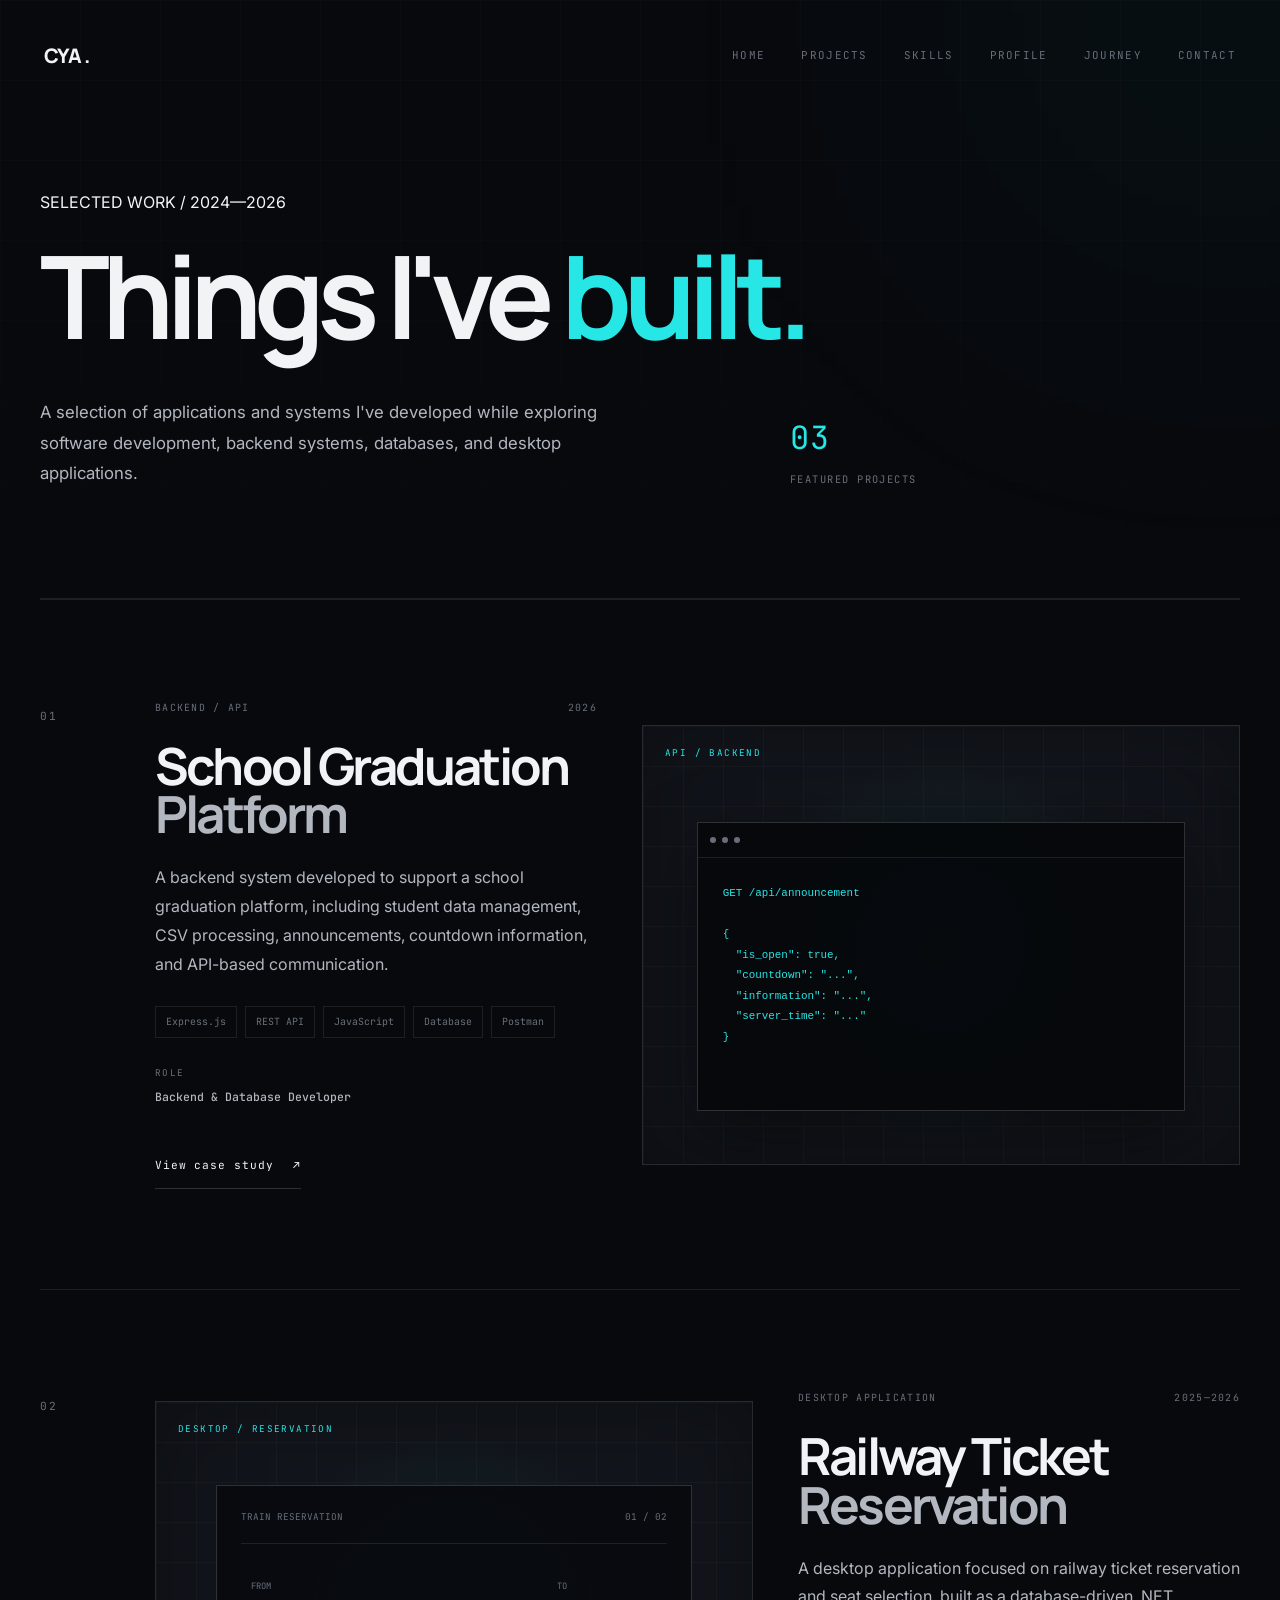
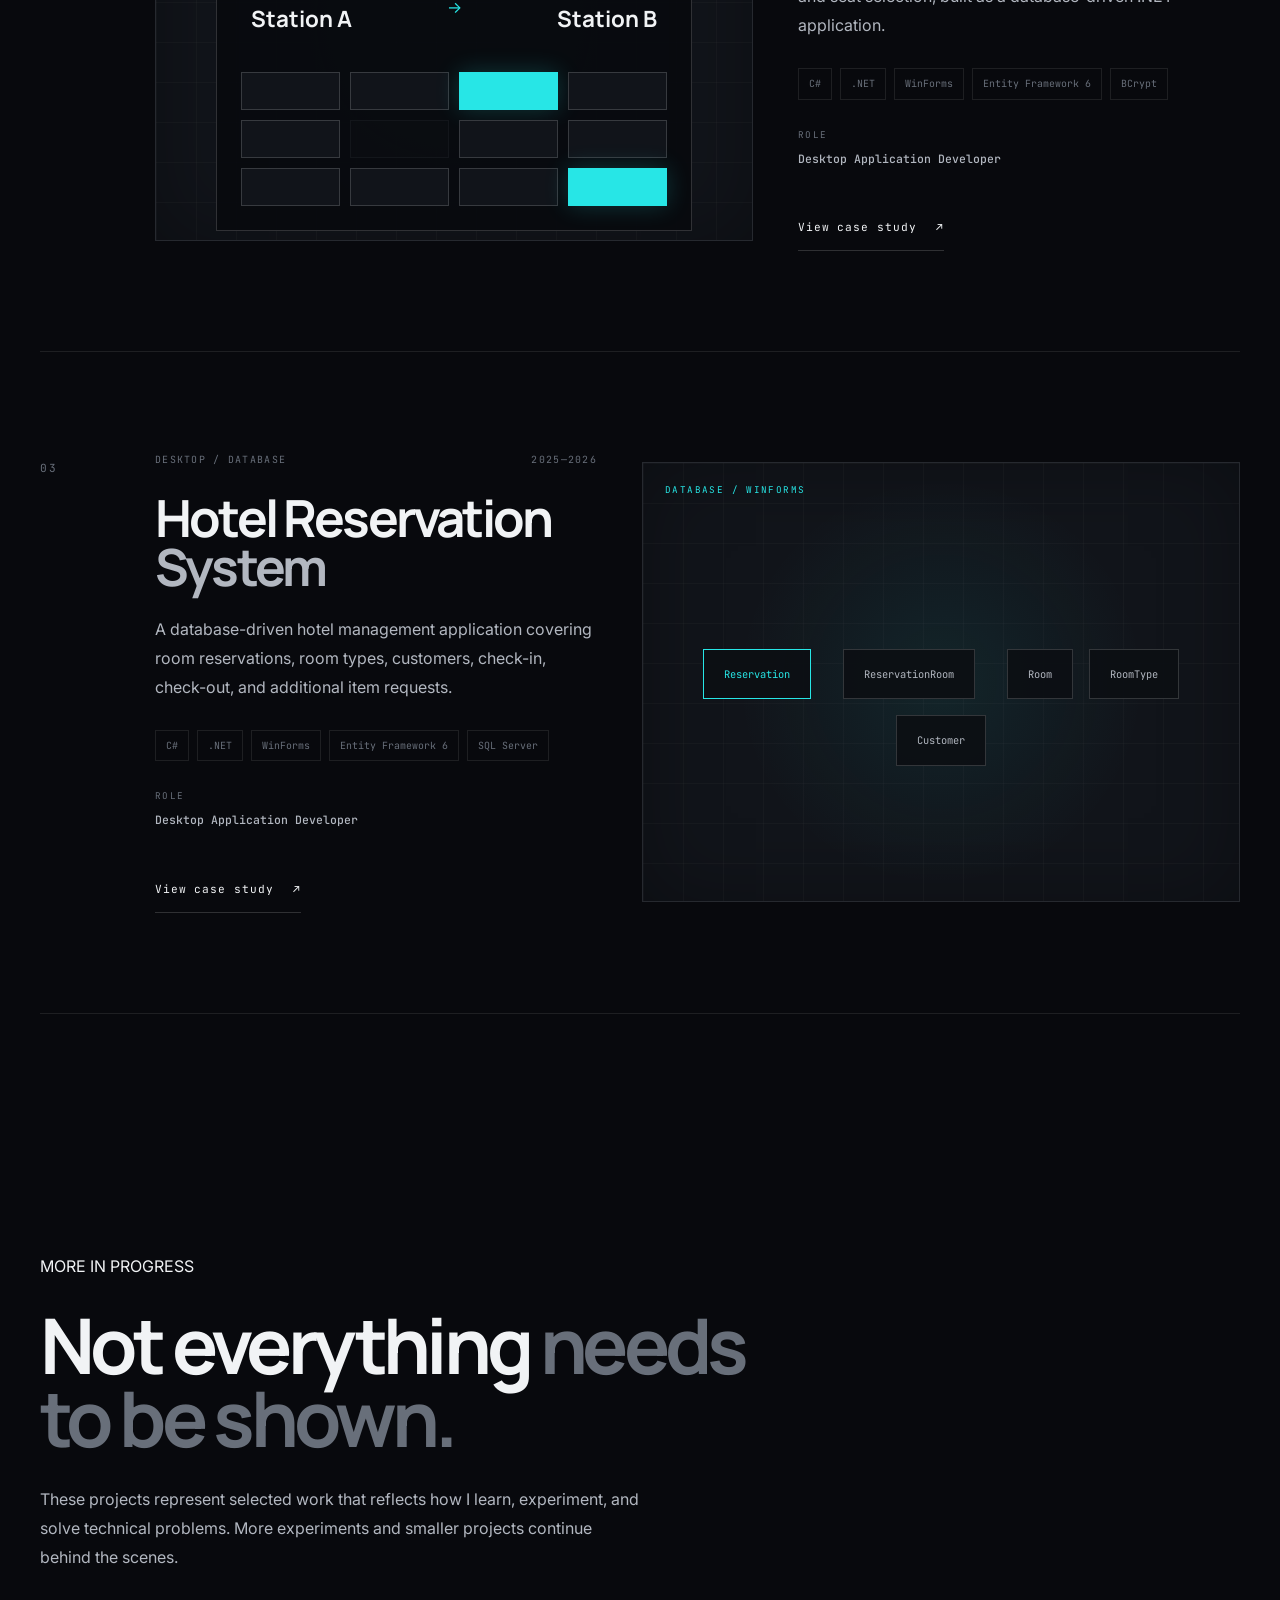
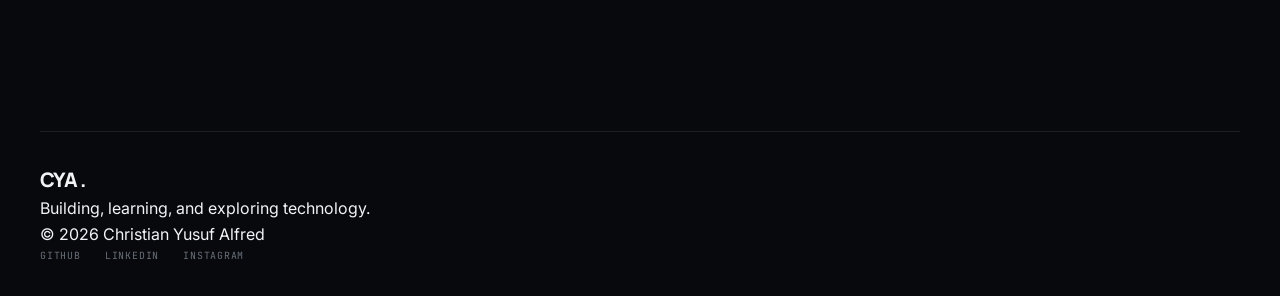
<file: projects.html>
<!DOCTYPE html>
<html lang="en">

<head>

    <meta charset="UTF-8">

    <meta
        name="viewport"
        content="width=device-width, initial-scale=1.0"
    >

    <title>Projects — Christian Yusuf Alfred</title>

    <meta
        name="description"
        content="Selected projects by Christian Yusuf Alfred, a final-year TJKT student exploring software development, backend systems, desktop applications, APIs, and databases."
    >

    <!-- Google Fonts -->

    <link
        rel="preconnect"
        href="https://fonts.googleapis.com"
    >

    <link
        rel="preconnect"
        href="https://fonts.gstatic.com"
        crossorigin
    >

    <link
        href="https://fonts.googleapis.com/css2?family=Inter:wght@400;500;600;700&family=JetBrains+Mono:wght@400;500&family=Manrope:wght@400;500;600;700;800&display=swap"
        rel="stylesheet"
    >

    <!-- Main CSS -->

    <link
        rel="stylesheet"
        href="./style.css"
    >

</head>


<body>


    <!-- =========================
         HEADER
    ========================== -->

    <header class="site-header">

        <nav class="navbar">

            <!-- Logo -->

            <a
                href="./index.html"
                class="logo"
                aria-label="Christian Yusuf Alfred - Home"
            >
                CYA<span>.</span>
            </a>


            <!-- Navigation -->

            <div class="nav-links">
                <a href="./index.html">Home</a>
                <a href="./projects.html" class="active">Projects</a>
                <a href="./skills.html">Skills</a>
                <a href="./profile.html">Profile</a>
                <a href="./journey.html">Journey</a>
                <a href="./contact.html">Contact</a>
            </div>


            <!-- Mobile Menu -->

            <button
                class="menu-toggle"
                type="button"
                aria-label="Open navigation menu"
                aria-expanded="false"
            >
                Menu
            </button>

        </nav>

    </header>



    <!-- =========================
         MAIN
    ========================== -->

    <main>


        <!-- =========================
             PROJECT HERO
        ========================== -->

        <section class="projects-hero">

            <div class="container">

                <div class="section-eyebrow reveal">
                    SELECTED WORK / 2024—2026
                </div>


                <h1 class="projects-heading reveal">

                    Things I've
                    <span>built.</span>

                </h1>


                <div class="projects-intro reveal">

                    <p>
                        A selection of applications and systems
                        I've developed while exploring software
                        development, backend systems, databases,
                        and desktop applications.
                    </p>


                    <div class="projects-counter">

                        <span>03</span>

                        FEATURED PROJECTS

                    </div>

                </div>

            </div>

        </section>



        <!-- =========================
             PROJECT LIST
        ========================== -->

        <section class="projects-list">

            <div class="container">


                <!-- PROJECT 01 -->

                <article class="project-feature reveal">

                    <div class="project-number">
                        01
                    </div>


                    <div class="project-content">

                        <div class="project-meta">

                            <span>
                                BACKEND / API
                            </span>

                            <span>
                                2026
                            </span>

                        </div>


                        <h2>

                            School Graduation
                            <span>Platform</span>

                        </h2>


                        <p class="project-description">

                            A backend system developed to support
                            a school graduation platform, including
                            student data management, CSV processing,
                            announcements, countdown information,
                            and API-based communication.

                        </p>


                        <div class="project-tags">

                            <span>Express.js</span>
                            <span>REST API</span>
                            <span>JavaScript</span>
                            <span>Database</span>
                            <span>Postman</span>

                        </div>


                        <div class="project-role">

                            <span>
                                ROLE
                            </span>

                            <strong>
                                Backend & Database Developer
                            </strong>

                        </div>


                        <button
                            class="project-open"
                            type="button"
                            data-project="graduation"
                        >

                            <span>
                                View case study
                            </span>

                            <span>
                                ↗
                            </span>

                        </button>

                    </div>


                    <div class="project-visual graduation-visual">

                        <div class="visual-label">
                            API / BACKEND
                        </div>


                        <div class="code-window">

                            <div class="code-header">

                                <span></span>
                                <span></span>
                                <span></span>

                            </div>


                            <pre><code>GET /api/announcement

{
  "is_open": true,
  "countdown": "...",
  "information": "...",
  "server_time": "..."
}</code></pre>

                        </div>

                    </div>

                </article>



                <!-- PROJECT 02 -->

                <article
                    class="project-feature project-reverse reveal"
                >

                    <div class="project-number">
                        02
                    </div>


                    <div class="project-content">

                        <div class="project-meta">

                            <span>
                                DESKTOP APPLICATION
                            </span>

                            <span>
                                2025—2026
                            </span>

                        </div>


                        <h2>

                            Railway Ticket
                            <span>Reservation</span>

                        </h2>


                        <p class="project-description">

                            A desktop application focused on
                            railway ticket reservation and seat
                            selection, built as a database-driven
                            .NET application.

                        </p>


                        <div class="project-tags">

                            <span>C#</span>
                            <span>.NET</span>
                            <span>WinForms</span>
                            <span>Entity Framework 6</span>
                            <span>BCrypt</span>

                        </div>


                        <div class="project-role">

                            <span>
                                ROLE
                            </span>

                            <strong>
                                Desktop Application Developer
                            </strong>

                        </div>


                        <button
                            class="project-open"
                            type="button"
                            data-project="railway"
                        >

                            <span>
                                View case study
                            </span>

                            <span>
                                ↗
                            </span>

                        </button>

                    </div>


                    <div class="project-visual railway-visual">

                        <div class="visual-label">
                            DESKTOP / RESERVATION
                        </div>


                        <div class="railway-interface">

                            <div class="interface-top">

                                <span>
                                    TRAIN RESERVATION
                                </span>

                                <span>
                                    01 / 02
                                </span>

                            </div>


                            <div class="route-display">

                                <div>

                                    <small>
                                        FROM
                                    </small>

                                    <strong>
                                        Station A
                                    </strong>

                                </div>


                                <span>
                                    →
                                </span>


                                <div>

                                    <small>
                                        TO
                                    </small>

                                    <strong>
                                        Station B
                                    </strong>

                                </div>

                            </div>


                            <div class="seat-grid">

                                <span></span>
                                <span></span>
                                <span class="selected"></span>
                                <span></span>

                                <span></span>
                                <span class="occupied"></span>
                                <span></span>
                                <span></span>

                                <span></span>
                                <span></span>
                                <span></span>
                                <span class="selected"></span>

                            </div>

                        </div>

                    </div>

                </article>



                <!-- PROJECT 03 -->

                <article class="project-feature reveal">

                    <div class="project-number">
                        03
                    </div>


                    <div class="project-content">

                        <div class="project-meta">

                            <span>
                                DESKTOP / DATABASE
                            </span>

                            <span>
                                2025—2026
                            </span>

                        </div>


                        <h2>

                            Hotel Reservation
                            <span>System</span>

                        </h2>


                        <p class="project-description">

                            A database-driven hotel management
                            application covering room reservations,
                            room types, customers, check-in,
                            check-out, and additional item requests.

                        </p>


                        <div class="project-tags">

                            <span>C#</span>
                            <span>.NET</span>
                            <span>WinForms</span>
                            <span>Entity Framework 6</span>
                            <span>SQL Server</span>

                        </div>


                        <div class="project-role">

                            <span>
                                ROLE
                            </span>

                            <strong>
                                Desktop Application Developer
                            </strong>

                        </div>


                        <button
                            class="project-open"
                            type="button"
                            data-project="hotel"
                        >

                            <span>
                                View case study
                            </span>

                            <span>
                                ↗
                            </span>

                        </button>

                    </div>


                    <div class="project-visual hotel-visual">

                        <div class="visual-label">
                            DATABASE / WINFORMS
                        </div>


                        <div class="database-map">

                            <div class="db-node main-node">
                                Reservation
                            </div>

                            <div class="db-line line-one"></div>

                            <div class="db-node">
                                ReservationRoom
                            </div>

                            <div class="db-line line-two"></div>

                            <div class="db-node">
                                Room
                            </div>

                            <div class="db-node">
                                RoomType
                            </div>

                            <div class="db-node">
                                Customer
                            </div>

                        </div>

                    </div>

                </article>

            </div>

        </section>



        <!-- =========================
             PROJECT NOTE
        ========================== -->

        <section class="project-note">

            <div class="container">

                <div class="project-note-inner reveal">

                    <span class="section-eyebrow">
                        MORE IN PROGRESS
                    </span>


                    <h2>

                        Not everything
                        <span>needs to be shown.</span>

                    </h2>


                    <p>

                        These projects represent selected work
                        that reflects how I learn, experiment,
                        and solve technical problems. More
                        experiments and smaller projects continue
                        behind the scenes.

                    </p>

                </div>

            </div>

        </section>


    </main>



    <!-- =========================
         CASE STUDY MODAL
    ========================== -->

    <div
        class="case-study"
        id="caseStudy"
        aria-hidden="true"
    >

        <div class="case-study-overlay"></div>


        <div class="case-study-panel">

            <button
                class="case-study-close"
                type="button"
                aria-label="Close case study"
            >
                ×
            </button>


            <div class="case-study-content">

                <div
                    class="case-study-eyebrow"
                    id="caseStudyCategory"
                >
                    PROJECT
                </div>


                <h2 id="caseStudyTitle">
                    Project Title
                </h2>


                <p id="caseStudyDescription">
                    Project description.
                </p>


                <div class="case-study-grid">

                    <div>

                        <span>
                            ROLE
                        </span>

                        <strong id="caseStudyRole">
                            —
                        </strong>

                    </div>


                    <div>

                        <span>
                            STACK
                        </span>

                        <strong id="caseStudyStack">
                            —
                        </strong>

                    </div>

                </div>


                <div class="case-study-features">

                    <span>
                        KEY FEATURES
                    </span>


                    <ul id="caseStudyFeatures">
                    </ul>

                </div>


                <div
                    class="case-study-images"
                    id="caseStudyImages"
                >
                </div>


                <a
                    href="#"
                    id="caseStudyGithub"
                    class="case-study-github"
                    target="_blank"
                    rel="noopener noreferrer"
                >

                    <span>
                        View source on GitHub
                    </span>

                    <span>
                        ↗
                    </span>

                </a>

            </div>

        </div>

    </div>



    <!-- =========================
         FOOTER
    ========================== -->

    <footer class="site-footer">

        <div class="container">

            <div class="footer-top">

                <a
                    href="./index.html"
                    class="logo"
                >
                    CYA<span>.</span>
                </a>


                <p>
                    Building, learning, and exploring technology.
                </p>

            </div>


            <div class="footer-bottom">

                <span>
                    © 2026 Christian Yusuf Alfred
                </span>


                <div class="footer-links">

                    <a
                        href="https://github.com/ALFREDS213"
                        target="_blank"
                        rel="noopener noreferrer"
                    >
                        GitHub
                    </a>


                    <a
                        href="https://www.linkedin.com/in/christian-yusuf-alfred/"
                        target="_blank"
                        rel="noopener noreferrer"
                    >
                        LinkedIn
                    </a>


                    <a href="#">
                        Instagram
                    </a>

                </div>

            </div>

        </div>

    </footer>



    <!-- =========================
         JAVASCRIPT
    ========================== -->

    <script src="./script.js"></script>

</body>

</html>
</file>
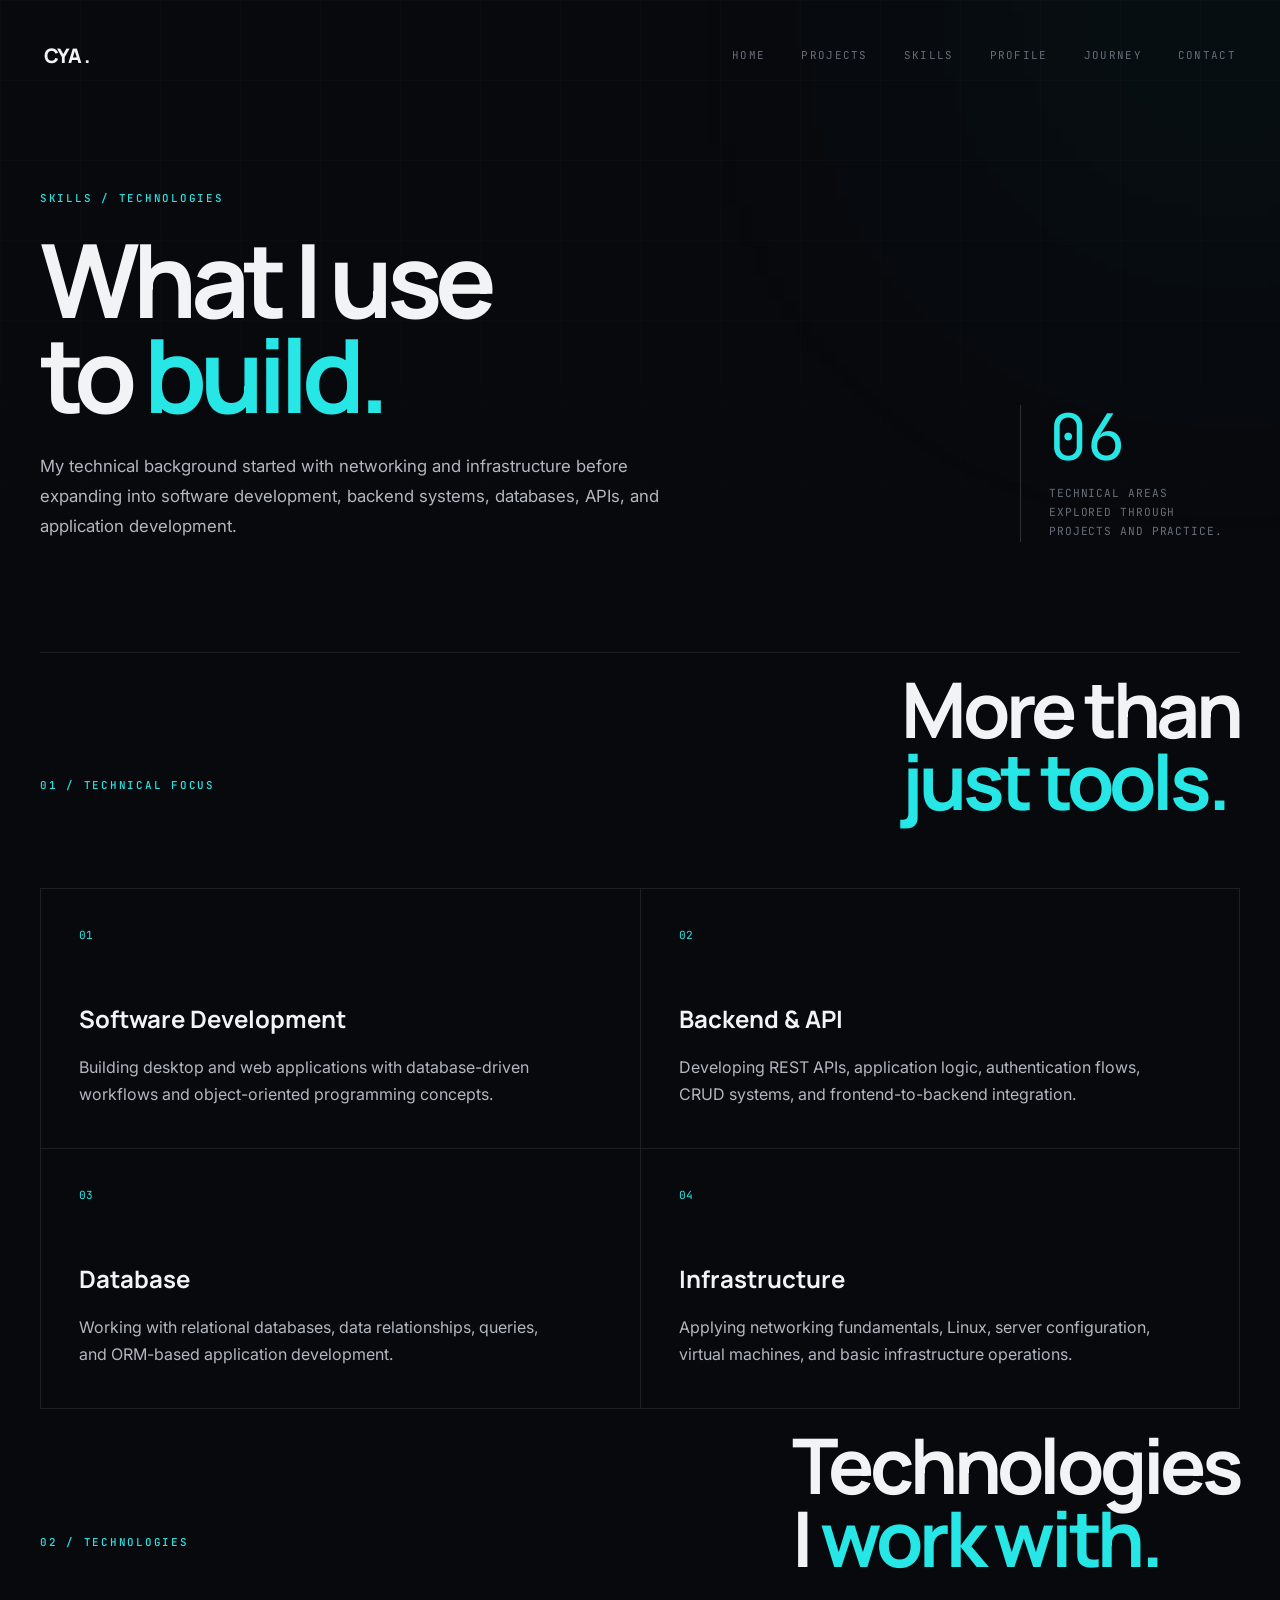
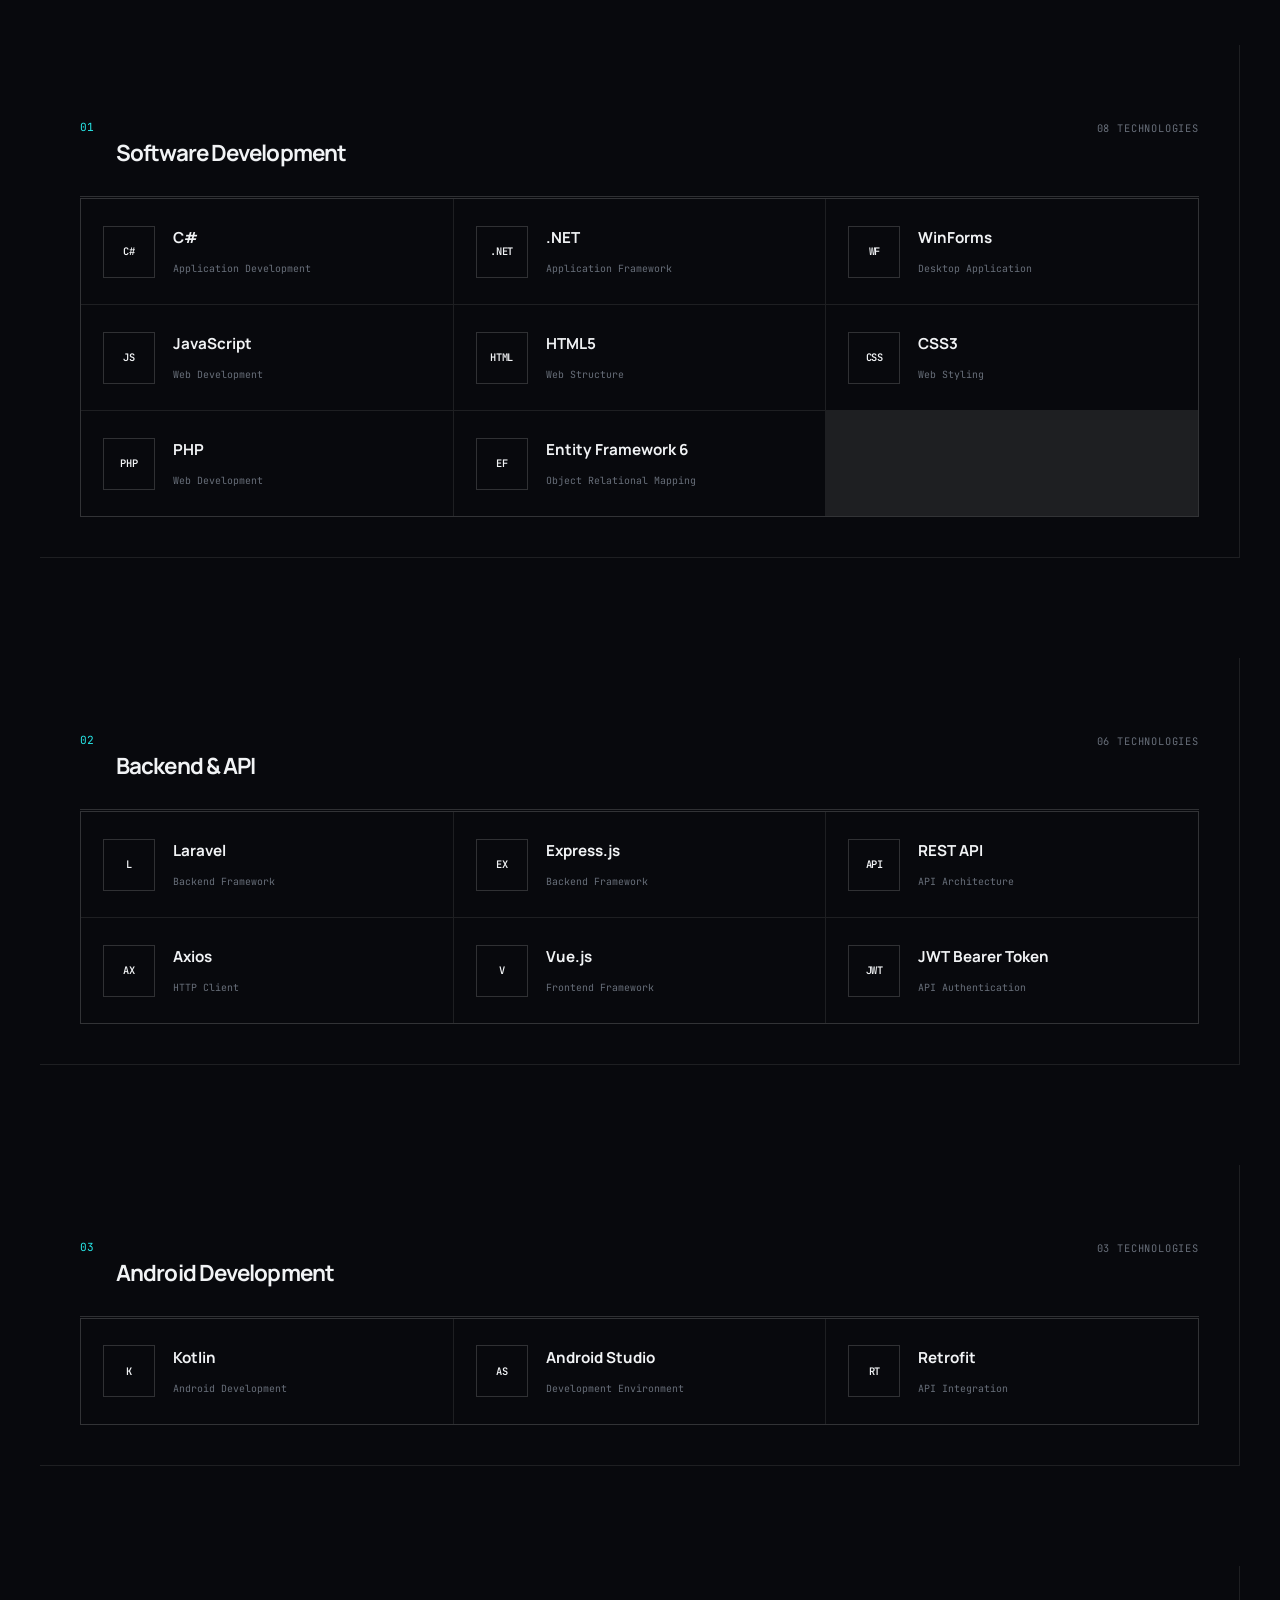
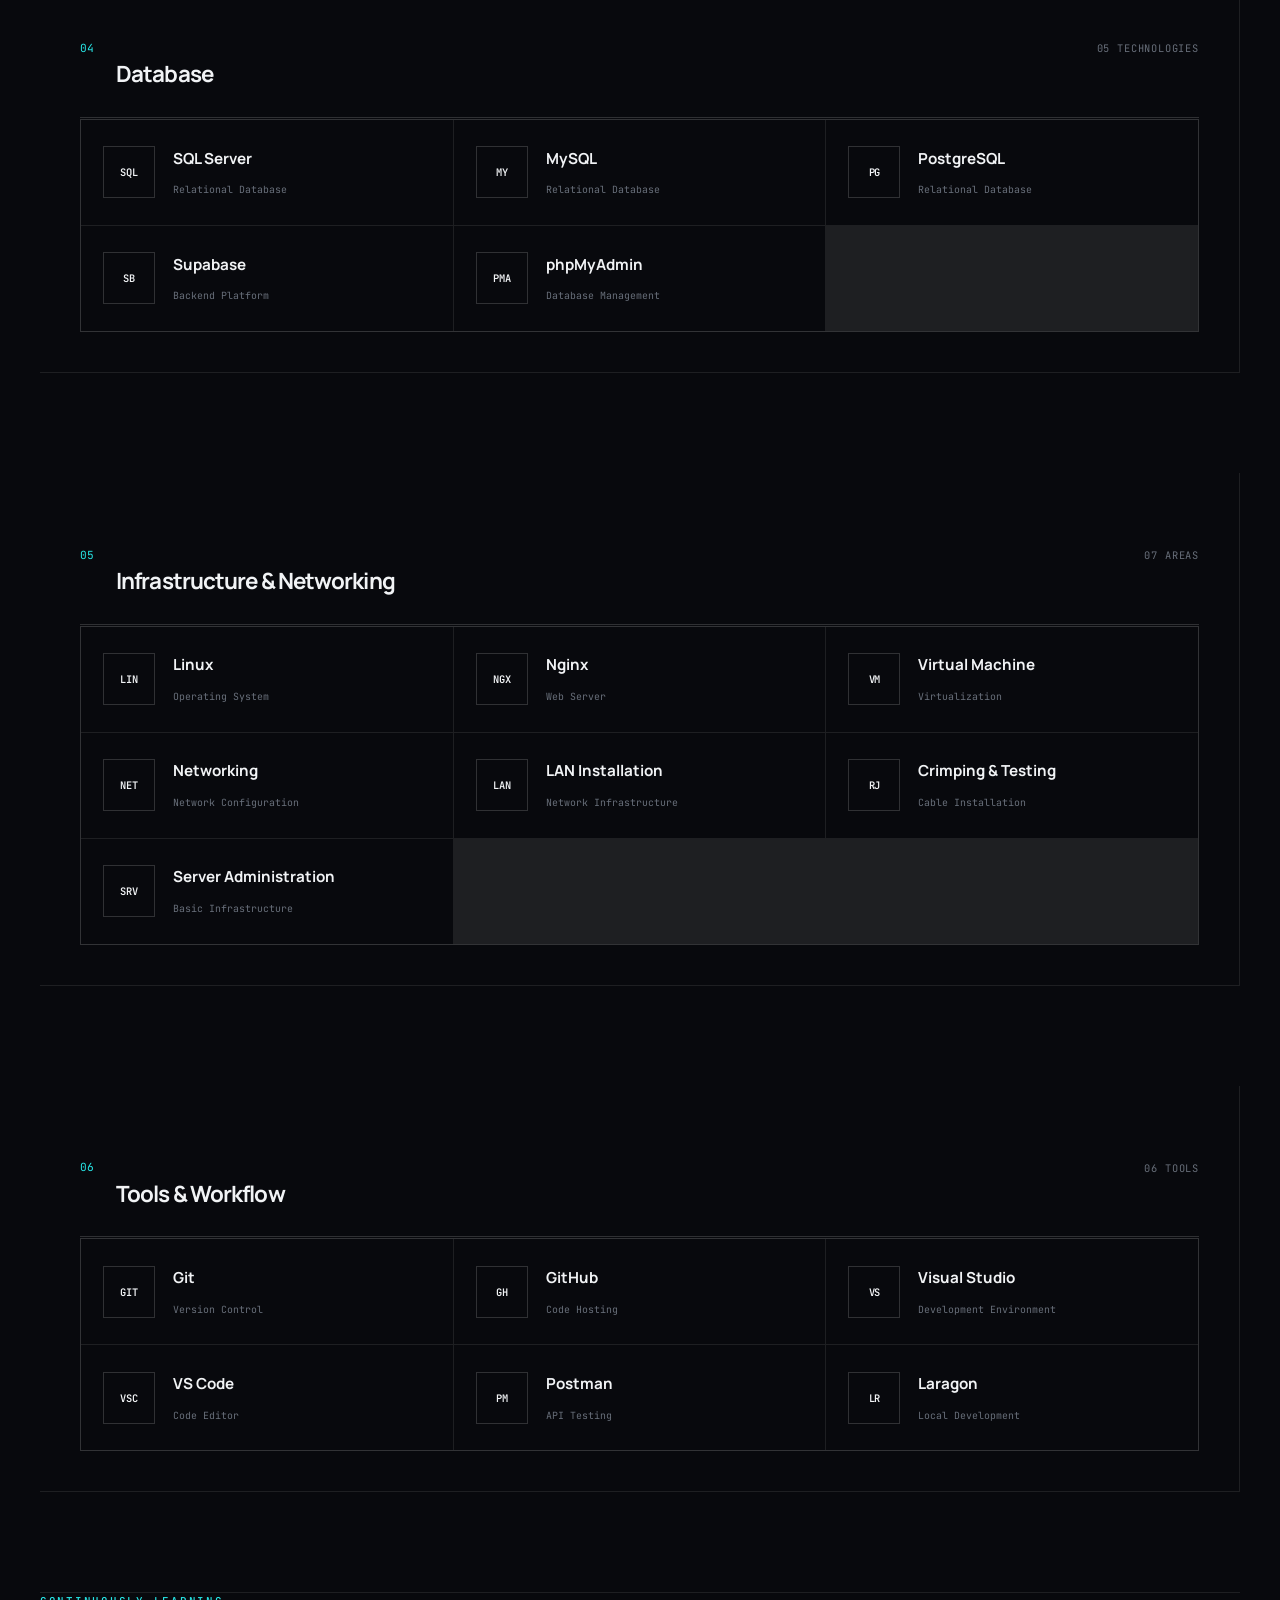
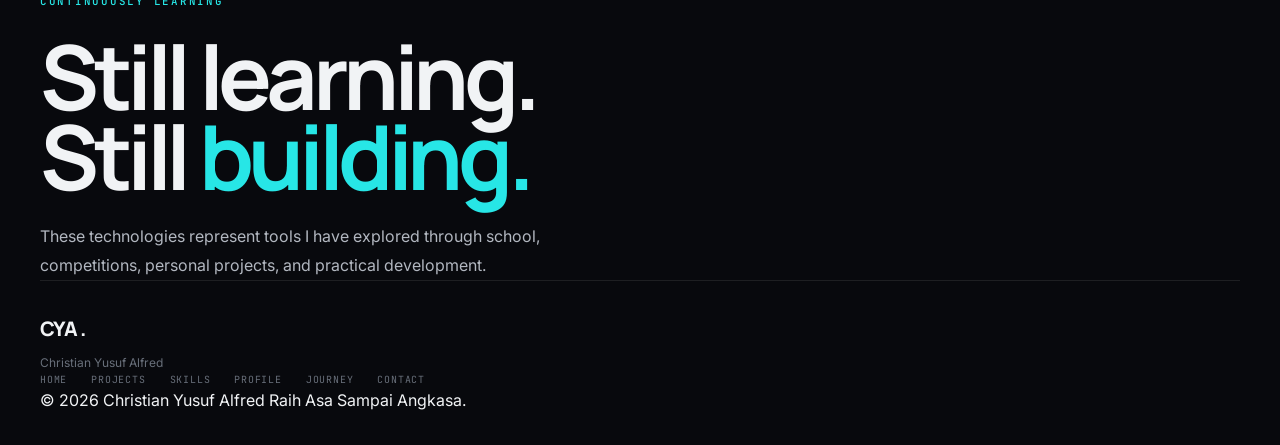
<file: skills.html>
<!DOCTYPE html>
<html lang="en">
<head>
    <meta charset="UTF-8">
    <meta name="viewport" content="width=device-width, initial-scale=1.0">

    <title>Skills — Christian Yusuf Alfred</title>

    <meta
        name="description"
        content="Technical skills and technologies used by Christian Yusuf Alfred across software development, backend, databases, Android, and infrastructure."
    >

    <!-- Fonts -->
    <link rel="preconnect" href="https://fonts.googleapis.com">
    <link rel="preconnect" href="https://fonts.gstatic.com" crossorigin>

    <link
        href="https://fonts.googleapis.com/css2?family=Inter:wght@400;500;600;700&family=JetBrains+Mono:wght@400;500;600&family=Manrope:wght@500;600;700;800&display=swap"
        rel="stylesheet"
    >

    <!-- Main CSS -->
    <link rel="stylesheet" href="./style.css">
</head>

<body>

    <!-- =========================
         NAVBAR
    ========================== -->
    <header class="site-header">
        <nav class="navbar">

            <a
                href="./index.html"
                class="logo"
                aria-label="Christian Yusuf Alfred - Home"
            >
                CYA<span>.</span>
            </a>

            <div class="nav-links">
                <a href="./index.html">Home</a>
                <a href="./projects.html">Projects</a>
                <a href="./skills.html" class="active">Skills</a>
                <a href="./profile.html">Profile</a>
                <a href="./journey.html">Journey</a>
                <a href="./contact.html">Contact</a>
            </div>

            <button
                class="menu-toggle"
                type="button"
                aria-label="Open navigation menu"
                aria-expanded="false"
            >
                Menu
            </button>

        </nav>
    </header>


    <!-- =========================
         MAIN
    ========================== -->
    <main>

        <!-- =========================
             HERO
        ========================== -->
        <section class="skills-hero">

            <div class="container">

                <div class="skills-hero-grid">

                    <div class="skills-hero-content reveal">

                        <p class="eyebrow">
                            SKILLS / TECHNOLOGIES
                        </p>

                        <h1>
                            What I use<br>
                            to <span>build.</span>
                        </h1>

                        <p class="skills-intro">
                            My technical background started with networking
                            and infrastructure before expanding into software
                            development, backend systems, databases, APIs,
                            and application development.
                        </p>

                    </div>


                    <div class="skills-hero-meta reveal">

                        <div class="skills-meta-number">
                            06
                        </div>

                        <p>
                            Technical areas<br>
                            explored through<br>
                            projects and practice.
                        </p>

                    </div>

                </div>

            </div>

        </section>


        <!-- =========================
             TECHNICAL FOCUS
        ========================== -->
        <section class="skills-focus section-padding">

            <div class="container">

                <div class="section-heading reveal">

                    <p class="eyebrow">
                        01 / TECHNICAL FOCUS
                    </p>

                    <h2>
                        More than<br>
                        <span>just tools.</span>
                    </h2>

                </div>


                <div class="focus-grid">

                    <article class="focus-card reveal">

                        <span class="focus-number">01</span>

                        <h3>Software Development</h3>

                        <p>
                            Building desktop and web applications with
                            database-driven workflows and object-oriented
                            programming concepts.
                        </p>

                    </article>


                    <article class="focus-card reveal">

                        <span class="focus-number">02</span>

                        <h3>Backend & API</h3>

                        <p>
                            Developing REST APIs, application logic,
                            authentication flows, CRUD systems,
                            and frontend-to-backend integration.
                        </p>

                    </article>


                    <article class="focus-card reveal">

                        <span class="focus-number">03</span>

                        <h3>Database</h3>

                        <p>
                            Working with relational databases, data
                            relationships, queries, and ORM-based
                            application development.
                        </p>

                    </article>


                    <article class="focus-card reveal">

                        <span class="focus-number">04</span>

                        <h3>Infrastructure</h3>

                        <p>
                            Applying networking fundamentals, Linux,
                            server configuration, virtual machines,
                            and basic infrastructure operations.
                        </p>

                    </article>

                </div>

            </div>

        </section>


        <!-- =========================
             TECHNOLOGIES
        ========================== -->
        <section class="technology-section section-padding">

            <div class="container">

                <div class="section-heading reveal">

                    <p class="eyebrow">
                        02 / TECHNOLOGIES
                    </p>

                    <h2>
                        Technologies<br>
                        I <span>work with.</span>
                    </h2>

                </div>


                <!-- SOFTWARE -->
                <div class="skill-category reveal">

                    <div class="skill-category-header">

                        <div>
                            <span class="skill-index">01</span>
                            <h3>Software Development</h3>
                        </div>

                        <span class="skill-count">
                            08 technologies
                        </span>

                    </div>


                    <div class="technology-grid">

                        <div class="technology-card">
                            <div class="tech-icon">C#</div>
                            <div>
                                <h4>C#</h4>
                                <p>Application Development</p>
                            </div>
                        </div>

                        <div class="technology-card">
                            <div class="tech-icon">.NET</div>
                            <div>
                                <h4>.NET</h4>
                                <p>Application Framework</p>
                            </div>
                        </div>

                        <div class="technology-card">
                            <div class="tech-icon">WF</div>
                            <div>
                                <h4>WinForms</h4>
                                <p>Desktop Application</p>
                            </div>
                        </div>

                        <div class="technology-card">
                            <div class="tech-icon">JS</div>
                            <div>
                                <h4>JavaScript</h4>
                                <p>Web Development</p>
                            </div>
                        </div>

                        <div class="technology-card">
                            <div class="tech-icon">HTML</div>
                            <div>
                                <h4>HTML5</h4>
                                <p>Web Structure</p>
                            </div>
                        </div>

                        <div class="technology-card">
                            <div class="tech-icon">CSS</div>
                            <div>
                                <h4>CSS3</h4>
                                <p>Web Styling</p>
                            </div>
                        </div>

                        <div class="technology-card">
                            <div class="tech-icon">PHP</div>
                            <div>
                                <h4>PHP</h4>
                                <p>Web Development</p>
                            </div>
                        </div>

                        <div class="technology-card">
                            <div class="tech-icon">EF</div>
                            <div>
                                <h4>Entity Framework 6</h4>
                                <p>Object Relational Mapping</p>
                            </div>
                        </div>

                    </div>

                </div>


                <!-- BACKEND -->
                <div class="skill-category reveal">

                    <div class="skill-category-header">

                        <div>
                            <span class="skill-index">02</span>
                            <h3>Backend & API</h3>
                        </div>

                        <span class="skill-count">
                            06 technologies
                        </span>

                    </div>


                    <div class="technology-grid">

                        <div class="technology-card">
                            <div class="tech-icon">L</div>
                            <div>
                                <h4>Laravel</h4>
                                <p>Backend Framework</p>
                            </div>
                        </div>

                        <div class="technology-card">
                            <div class="tech-icon">EX</div>
                            <div>
                                <h4>Express.js</h4>
                                <p>Backend Framework</p>
                            </div>
                        </div>

                        <div class="technology-card">
                            <div class="tech-icon">API</div>
                            <div>
                                <h4>REST API</h4>
                                <p>API Architecture</p>
                            </div>
                        </div>

                        <div class="technology-card">
                            <div class="tech-icon">AX</div>
                            <div>
                                <h4>Axios</h4>
                                <p>HTTP Client</p>
                            </div>
                        </div>

                        <div class="technology-card">
                            <div class="tech-icon">V</div>
                            <div>
                                <h4>Vue.js</h4>
                                <p>Frontend Framework</p>
                            </div>
                        </div>

                        <div class="technology-card">
                            <div class="tech-icon">JWT</div>
                            <div>
                                <h4>JWT Bearer Token</h4>
                                <p>API Authentication</p>
                            </div>
                        </div>

                    </div>

                </div>


                <!-- ANDROID -->
                <div class="skill-category reveal">

                    <div class="skill-category-header">

                        <div>
                            <span class="skill-index">03</span>
                            <h3>Android Development</h3>
                        </div>

                        <span class="skill-count">
                            03 technologies
                        </span>

                    </div>


                    <div class="technology-grid">

                        <div class="technology-card">
                            <div class="tech-icon">K</div>
                            <div>
                                <h4>Kotlin</h4>
                                <p>Android Development</p>
                            </div>
                        </div>

                        <div class="technology-card">
                            <div class="tech-icon">AS</div>
                            <div>
                                <h4>Android Studio</h4>
                                <p>Development Environment</p>
                            </div>
                        </div>

                        <div class="technology-card">
                            <div class="tech-icon">RT</div>
                            <div>
                                <h4>Retrofit</h4>
                                <p>API Integration</p>
                            </div>
                        </div>

                    </div>

                </div>


                <!-- DATABASE -->
                <div class="skill-category reveal">

                    <div class="skill-category-header">

                        <div>
                            <span class="skill-index">04</span>
                            <h3>Database</h3>
                        </div>

                        <span class="skill-count">
                            05 technologies
                        </span>

                    </div>


                    <div class="technology-grid">

                        <div class="technology-card">
                            <div class="tech-icon">SQL</div>
                            <div>
                                <h4>SQL Server</h4>
                                <p>Relational Database</p>
                            </div>
                        </div>

                        <div class="technology-card">
                            <div class="tech-icon">MY</div>
                            <div>
                                <h4>MySQL</h4>
                                <p>Relational Database</p>
                            </div>
                        </div>

                        <div class="technology-card">
                            <div class="tech-icon">PG</div>
                            <div>
                                <h4>PostgreSQL</h4>
                                <p>Relational Database</p>
                            </div>
                        </div>

                        <div class="technology-card">
                            <div class="tech-icon">SB</div>
                            <div>
                                <h4>Supabase</h4>
                                <p>Backend Platform</p>
                            </div>
                        </div>

                        <div class="technology-card">
                            <div class="tech-icon">PMA</div>
                            <div>
                                <h4>phpMyAdmin</h4>
                                <p>Database Management</p>
                            </div>
                        </div>

                    </div>

                </div>


                <!-- INFRASTRUCTURE -->
                <div class="skill-category reveal">

                    <div class="skill-category-header">

                        <div>
                            <span class="skill-index">05</span>
                            <h3>Infrastructure & Networking</h3>
                        </div>

                        <span class="skill-count">
                            07 areas
                        </span>

                    </div>


                    <div class="technology-grid">

                        <div class="technology-card">
                            <div class="tech-icon">LIN</div>
                            <div>
                                <h4>Linux</h4>
                                <p>Operating System</p>
                            </div>
                        </div>

                        <div class="technology-card">
                            <div class="tech-icon">NGX</div>
                            <div>
                                <h4>Nginx</h4>
                                <p>Web Server</p>
                            </div>
                        </div>

                        <div class="technology-card">
                            <div class="tech-icon">VM</div>
                            <div>
                                <h4>Virtual Machine</h4>
                                <p>Virtualization</p>
                            </div>
                        </div>

                        <div class="technology-card">
                            <div class="tech-icon">NET</div>
                            <div>
                                <h4>Networking</h4>
                                <p>Network Configuration</p>
                            </div>
                        </div>

                        <div class="technology-card">
                            <div class="tech-icon">LAN</div>
                            <div>
                                <h4>LAN Installation</h4>
                                <p>Network Infrastructure</p>
                            </div>
                        </div>

                        <div class="technology-card">
                            <div class="tech-icon">RJ</div>
                            <div>
                                <h4>Crimping & Testing</h4>
                                <p>Cable Installation</p>
                            </div>
                        </div>

                        <div class="technology-card">
                            <div class="tech-icon">SRV</div>
                            <div>
                                <h4>Server Administration</h4>
                                <p>Basic Infrastructure</p>
                            </div>
                        </div>

                    </div>

                </div>


                <!-- TOOLS -->
                <div class="skill-category reveal">

                    <div class="skill-category-header">

                        <div>
                            <span class="skill-index">06</span>
                            <h3>Tools & Workflow</h3>
                        </div>

                        <span class="skill-count">
                            06 tools
                        </span>

                    </div>


                    <div class="technology-grid">

                        <div class="technology-card">
                            <div class="tech-icon">GIT</div>
                            <div>
                                <h4>Git</h4>
                                <p>Version Control</p>
                            </div>
                        </div>

                        <div class="technology-card">
                            <div class="tech-icon">GH</div>
                            <div>
                                <h4>GitHub</h4>
                                <p>Code Hosting</p>
                            </div>
                        </div>

                        <div class="technology-card">
                            <div class="tech-icon">VS</div>
                            <div>
                                <h4>Visual Studio</h4>
                                <p>Development Environment</p>
                            </div>
                        </div>

                        <div class="technology-card">
                            <div class="tech-icon">VSC</div>
                            <div>
                                <h4>VS Code</h4>
                                <p>Code Editor</p>
                            </div>
                        </div>

                        <div class="technology-card">
                            <div class="tech-icon">PM</div>
                            <div>
                                <h4>Postman</h4>
                                <p>API Testing</p>
                            </div>
                        </div>

                        <div class="technology-card">
                            <div class="tech-icon">LR</div>
                            <div>
                                <h4>Laragon</h4>
                                <p>Local Development</p>
                            </div>
                        </div>

                    </div>

                </div>

            </div>

        </section>


        <!-- =========================
             CLOSING
        ========================== -->
        <section class="skills-closing section-padding">

            <div class="container">

                <div class="skills-closing-inner reveal">

                    <p class="eyebrow">
                        CONTINUOUSLY LEARNING
                    </p>

                    <h2>
                        Still learning.<br>
                        Still <span>building.</span>
                    </h2>

                    <p>
                        These technologies represent tools I have explored
                        through school, competitions, personal projects,
                        and practical development.
                    </p>

                </div>

            </div>

        </section>

    </main>


    <!-- =========================
         FOOTER
    ========================== -->
    <footer class="site-footer">

        <div class="container">

            <div class="footer-top">

                <div class="footer-brand">

                    <a href="./index.html" class="logo">
                        CYA<span>.</span>
                    </a>

                    <p>
                        Christian Yusuf Alfred
                    </p>

                </div>


                <div class="footer-links">

                    <a href="./index.html">Home</a>
                    <a href="./projects.html">Projects</a>
                    <a href="./skills.html">Skills</a>
                    <a href="./profile.html">Profile</a>
                    <a href="./journey.html">Journey</a>
                    <a href="./contact.html">Contact</a>

                </div>

            </div>


            <div class="footer-bottom">

                <span>
                    © 2026 Christian Yusuf Alfred
                </span>

                <span>
                    Raih Asa Sampai Angkasa.
                </span>

            </div>

        </div>

    </footer>


    <script src="./script.js"></script>

</body>
</html>
</file>
<file: style.css>
/* =========================================================
   CHRISTIAN YUSUF ALFRED
   PORTFOLIO — DESIGN SYSTEM
========================================================= */


/* =========================================================
   01. DESIGN TOKENS
========================================================= */

:root {

    /* Colors */
    --color-bg: #08090d;
    --color-bg-soft: #0d0f14;
    --color-surface: #11141a;
    --color-surface-hover: #151922;

    --color-text: #f1f3f5;
    --color-text-soft: #b2b7c0;
    --color-text-muted: #686f7a;

    --color-border: rgba(255, 255, 255, 0.09);
    --color-border-strong: rgba(255, 255, 255, 0.16);

    /* Accent */
    --color-accent: #27e6e6;
    --color-accent-soft: rgba(39, 230, 230, 0.12);
    --color-accent-glow: rgba(39, 230, 230, 0.20);

    /* Typography */
    --font-display: "Manrope", sans-serif;
    --font-body: "Inter", sans-serif;
    --font-mono: "JetBrains Mono", monospace;

    /* Layout */
    --container-width: 1200px;
    --section-padding: 140px;

    /* Motion */
    --transition-fast: 180ms ease;
    --transition-normal: 300ms ease;
}


/* =========================================================
   02. RESET
========================================================= */

* {
    margin: 0;
    padding: 0;
    box-sizing: border-box;
}

html {
    scroll-behavior: smooth;
}

body {
    background: var(--color-bg);
    color: var(--color-text);

    font-family: var(--font-body);

    line-height: 1.6;

    overflow-x: hidden;
}

img {
    display: block;
    max-width: 100%;
}

a {
    color: inherit;
    text-decoration: none;
}

button {
    font: inherit;
}


/* =========================================================
   03. GLOBAL BACKGROUND
========================================================= */

body::before {
    content: "";

    position: fixed;
    inset: 0;

    pointer-events: none;

    background:
        linear-gradient(
            rgba(255, 255, 255, 0.018) 1px,
            transparent 1px
        ),
        linear-gradient(
            90deg,
            rgba(255, 255, 255, 0.018) 1px,
            transparent 1px
        );

    background-size: 80px 80px;

    mask-image: linear-gradient(
        to bottom,
        black,
        transparent 85%
    );

    z-index: -2;
}


/* subtle cyan atmosphere */

body::after {
    content: "";

    position: fixed;

    width: 600px;
    height: 600px;

    top: -300px;
    right: -250px;

    background: var(--color-accent-glow);

    filter: blur(160px);

    opacity: 0.18;

    pointer-events: none;

    z-index: -1;
}


/* =========================================================
   04. GLOBAL CONTAINER
========================================================= */

.site-header,
main,
.site-footer {
    width: min(
        calc(100% - 48px),
        var(--container-width)
    );

    margin-inline: auto;
}


/* =========================================================
   05. NAVBAR
========================================================= */

.site-header {
    position: fixed;

    top: 0;
    left: 50%;

    transform: translateX(-50%);

    z-index: 100;

    padding-top: 24px;
}

.navbar {

    display: flex;

    align-items: center;
    justify-content: space-between;

    height: 64px;

    padding-inline: 4px;
}



/* Logo */

.logo {
    font-family: var(--font-display);

    font-size: 1.1rem;
    font-weight: 800;

    letter-spacing: -0.04em;

    position: relative;

    display: inline-flex;

    align-items: center;
}


/* Navigation */

.nav-links {

    display: flex;

    align-items: center;

    gap: 36px;
}

.nav-links a {

    position: relative;

    color: var(--color-text-muted);

    font-family: var(--font-mono);

    font-size: 0.68rem;

    text-transform: uppercase;

    letter-spacing: 0.12em;

    transition:
        color var(--transition-fast);
}

.nav-links a::after {

    content: "";

    position: absolute;

    left: 0;
    bottom: -8px;

    width: 0;
    height: 1px;

    background: var(--color-accent);

    transition:
        width var(--transition-normal);
}

.nav-links a:hover {
    color: var(--color-text);
}

.nav-links a:hover::after {
    width: 100%;
}


/* Mobile menu button */

.menu-toggle {

    display: none;

    border: 1px solid var(--color-border);

    background: transparent;

    color: var(--color-text);

    padding: 8px 12px;

    cursor: pointer;
}


/* =========================================================
   06. HERO
========================================================= */

.hero {

    min-height: 100vh;

    position: relative;

    display: grid;

    grid-template-columns:
        minmax(0, 1fr)
        360px;

    align-items: center;

    gap: 80px;

    padding-top: 120px;
}


/* Hero content */

.hero-content {
    max-width: 800px;
}


/* Small technical label */

.eyebrow {

    font-family: var(--font-mono);

    font-size: 0.68rem;

    font-weight: 500;

    letter-spacing: 0.16em;

    text-transform: uppercase;

    color: var(--color-accent);

    margin-bottom: 24px;
}


/* Main heading */

.hero-title {

    font-family: var(--font-display);

    font-size: clamp(
        4rem,
        8vw,
        8.5rem
    );

    font-weight: 800;

    line-height: 0.88;

    letter-spacing: -0.075em;

    text-transform: uppercase;
}

.hero-title span {

    display: block;

    color: transparent;

    -webkit-text-stroke: 1px
        rgba(241, 243, 245, 0.45);
}


/* Hero description */

.hero-description {

    max-width: 560px;

    margin-top: 42px;

    color: var(--color-text-soft);

    font-size: 1rem;

    line-height: 1.8;
}


/* Buttons */

.hero-actions {

    display: flex;

    gap: 12px;

    margin-top: 36px;
}

.button {

    display: inline-flex;

    align-items: center;
    justify-content: center;

    min-height: 48px;

    padding-inline: 22px;

    border: 1px solid var(--color-border-strong);

    font-family: var(--font-mono);

    font-size: 0.68rem;

    text-transform: uppercase;

    letter-spacing: 0.1em;

    transition:
        background var(--transition-normal),
        border-color var(--transition-normal),
        color var(--transition-normal),
        transform var(--transition-normal);
}

.button:hover {

    transform: translateY(-2px);

    border-color: var(--color-accent);
}


/* Primary */

.button-primary {

    color: #071010;

    background: var(--color-accent);

    border-color: var(--color-accent);

    font-weight: 600;
}

.button-primary:hover {

    background: transparent;

    color: var(--color-accent);
}


/* Secondary */

.button-secondary {

    color: var(--color-text-soft);

    background: transparent;
}

.button-secondary:hover {

    color: var(--color-text);
}


/* Hero image */

.hero-image {

    width: 100%;

    aspect-ratio: 3 / 4;

    position: relative;

    border: 1px solid var(--color-border);

    background:

        linear-gradient(
            135deg,
            rgba(39, 230, 230, 0.08),
            transparent 40%
        ),

        var(--color-surface);

    overflow: hidden;
}


/* image itself */

.hero-image img {

    width: 100%;
    height: 100%;

    object-fit: cover;

    opacity: 0.94;

    filter:
        grayscale(35%)
        saturate(70%)
        contrast(1.06)
        brightness(0.96);

    transition:
        filter 500ms ease,
        transform 700ms ease;
}

.hero-image:hover img {

    filter:
        grayscale(15%)
        saturate(85%)
        contrast(1.06)
        brightness(0.98);

    transform: scale(1.025);
}


/* small corner decoration */

.hero-image::before {

    content: "CYA / 2026";

    position: absolute;

    top: 16px;
    left: 16px;

    z-index: 2;

    font-family: var(--font-mono);

    font-size: 0.58rem;

    letter-spacing: 0.12em;

    color: var(--color-text);

    background: rgba(8, 9, 13, 0.7);

    padding: 6px 8px;
}


/* Hero bottom metadata */

.hero-meta {

    position: absolute;

    left: 0;
    right: 0;
    bottom: 32px;

    display: flex;

    justify-content: space-between;

    color: var(--color-text-muted);

    font-family: var(--font-mono);

    font-size: 0.62rem;

    text-transform: uppercase;

    letter-spacing: 0.12em;
}


/* =========================================================
   07. SECTION DEFAULTS
========================================================= */

.projects-section,
.skills-section,
.about-section,
.achievements-section,
.cta-section {

    padding-block: var(--section-padding);
}

.section-heading {

    margin-bottom: 64px;
}

.section-heading h2 {

    max-width: 760px;

    font-family: var(--font-display);

    font-size: clamp(
        2.5rem,
        5vw,
        5rem
    );

    line-height: 0.98;

    letter-spacing: -0.06em;
}


/* =========================================================
   08. PROJECTS
========================================================= */

.projects-list {

    border-top: 1px solid var(--color-border);
}

.project-card {

    display: grid;

    grid-template-columns: 80px 1fr;

    gap: 40px;

    padding-block: 56px;

    border-bottom: 1px solid var(--color-border);

    transition:
        background var(--transition-normal),
        padding-inline var(--transition-normal);
}

.project-card:hover {

    background:
        linear-gradient(
            90deg,
            rgba(39, 230, 230, 0.035),
            transparent
        );

    padding-inline: 20px;
}

.project-number {

    font-family: var(--font-mono);

    color: var(--color-text-muted);

    font-size: 0.7rem;

    padding-top: 7px;
}

.project-content {

    max-width: 850px;
}

.project-category {

    color: var(--color-accent);

    font-family: var(--font-mono);

    font-size: 0.64rem;

    letter-spacing: 0.13em;

    margin-bottom: 12px;
}

.project-content h3 {

    font-family: var(--font-display);

    font-size: clamp(
        2rem,
        4vw,
        4rem
    );

    line-height: 1;

    letter-spacing: -0.055em;
}

.project-content > p {

    max-width: 580px;

    margin-top: 20px;

    color: var(--color-text-soft);
}

.project-tech {

    display: flex;

    flex-wrap: wrap;

    gap: 8px;

    margin-top: 24px;
}

.project-tech span {

    padding: 6px 9px;

    border: 1px solid var(--color-border);

    color: var(--color-text-muted);

    font-family: var(--font-mono);

    font-size: 0.58rem;
}

.project-link {

    display: inline-block;

    margin-top: 28px;

    color: var(--color-text);

    font-family: var(--font-mono);

    font-size: 0.68rem;

    text-transform: uppercase;

    letter-spacing: 0.1em;

    transition:
        color var(--transition-fast);
}

.project-link:hover {
    color: var(--color-accent);
}


/* =========================================================
   09. SKILLS
========================================================= */

.skills-section {

    border-top: 1px solid var(--color-border);

    border-bottom: 1px solid var(--color-border);
}

.skills-grid {

    display: grid;

    grid-template-columns:
        repeat(2, 1fr);

    border-top: 1px solid var(--color-border);

    border-left: 1px solid var(--color-border);
}

.skill-category {

    padding: 40px;

    border-right: 1px solid var(--color-border);

    border-bottom: 1px solid var(--color-border);

    transition:
        background var(--transition-normal);
}

.skill-category:hover {

    background:
        var(--color-surface);
}

.skill-category > span {

    color: var(--color-accent);

    font-family: var(--font-mono);

    font-size: 0.65rem;
}

.skill-category h3 {

    margin-top: 50px;

    font-family: var(--font-display);

    font-size: 1.6rem;

    letter-spacing: -0.04em;
}

.skill-category p {

    margin-top: 12px;

    color: var(--color-text-soft);

    font-size: 0.9rem;
}

.skill-list {

    margin-top: 28px;

    color: var(--color-text-muted);

    font-family: var(--font-mono);

    font-size: 0.65rem;

    line-height: 2;
}


/* =========================================================
   10. ABOUT
========================================================= */

.about-section {

    display: grid;

    grid-template-columns: 0.4fr 1fr;

    gap: 80px;
}

.about-content {

    max-width: 800px;
}

.about-content h2 {

    font-family: var(--font-display);

    font-size: clamp(
        3rem,
        6vw,
        6rem
    );

    line-height: 0.95;

    letter-spacing: -0.065em;
}

.about-content p {

    max-width: 620px;

    margin-top: 28px;

    color: var(--color-text-soft);

    font-size: 1rem;

    line-height: 1.8;
}

.text-link {

    display: inline-block;

    margin-top: 36px;

    color: var(--color-accent);

    font-family: var(--font-mono);

    font-size: 0.68rem;

    text-transform: uppercase;

    letter-spacing: 0.1em;
}


/* =========================================================
   11. ACHIEVEMENTS
========================================================= */

.achievement-list {

    border-top: 1px solid var(--color-border);
}

.achievement-item {

    display: flex;

    align-items: center;

    gap: 40px;

    padding-block: 28px;

    border-bottom: 1px solid var(--color-border);
}

.achievement-number {

    font-family: var(--font-display);

    font-size: 3rem;

    font-weight: 700;

    color: var(--color-accent);

    min-width: 80px;
}

.achievement-item h3 {

    font-family: var(--font-display);

    font-size: 1.3rem;
}

.achievement-item p {

    color: var(--color-text-muted);

    font-family: var(--font-mono);

    font-size: 0.62rem;

    text-transform: uppercase;

    letter-spacing: 0.08em;
}


/* =========================================================
   12. CTA
========================================================= */

.cta-section {

    text-align: center;

    padding-block:
        180px;
}

.cta-section h2 {

    font-family: var(--font-display);

    font-size: clamp(
        4rem,
        9vw,
        9rem
    );

    line-height: 0.9;

    letter-spacing: -0.075em;
}

.cta-section > p:not(.eyebrow) {

    max-width: 500px;

    margin: 28px auto 36px;

    color: var(--color-text-soft);
}


/* =========================================================
   13. FOOTER
========================================================= */

.site-footer {

    display: grid;

    grid-template-columns:
        1fr auto 1fr;

    align-items: end;

    gap: 40px;

    padding-block: 32px;

    border-top: 1px solid var(--color-border);
}

.footer-brand p {

    margin-top: 8px;

    color: var(--color-text-muted);

    font-size: 0.75rem;
}

.footer-links {

    display: flex;

    gap: 24px;
}

.footer-links a {

    color: var(--color-text-muted);

    font-family: var(--font-mono);

    font-size: 0.62rem;

    text-transform: uppercase;

    letter-spacing: 0.08em;

    transition:
        color var(--transition-fast);
}

.footer-links a:hover {
    color: var(--color-accent);
}

.footer-copy {

    text-align: right;

    color: var(--color-text-muted);

    font-family: var(--font-mono);

    font-size: 0.58rem;
}


/* =========================================================
   14. RESPONSIVE
========================================================= */


@media (max-width: 1000px) {

    .profile-hero-grid {
        grid-template-columns: 1fr;
        gap: 60px;
    }

    .profile-identity {
        border-left: none;
        border-top: 1px solid var(--color-border-strong);
        padding: 25px 0 0;
    }

    .profile-photo {
        max-width: 320px;
    }

    .background-flow {
        grid-template-columns: 1fr;
        gap: 12px;
    }

    .background-line {
        width: 1px;
        height: 35px;
        margin-left: 25px;
    }

    .current-card {
        grid-template-columns: 1fr;
        gap: 50px;
    }
}



@media (max-width: 900px) {

    :root {
        --section-padding: 100px;
    }

    .hero {

        grid-template-columns: 1fr;

        gap: 50px;

        padding-top: 140px;
    }

    .hero-image {

        width: min(100%, 360px);

        justify-self: start;
    }

    .hero-meta {

        position: static;

        margin-top: 40px;
    }

    .about-section {

        grid-template-columns: 1fr;

        gap: 40px;
    }

    .site-footer {

        grid-template-columns: 1fr;

        align-items: start;
    }

    .footer-copy {
        text-align: left;
    }
}


@media (max-width: 700px) {

    .site-header,
    main,
    .site-footer {

        width: min(
            calc(100% - 32px),
            var(--container-width)
        );
    }


    .nav-links {
        display: none;
    }

    .menu-toggle {
        display: block;
    }


    .hero-title {

        font-size:
            clamp(
                3.5rem,
                17vw,
                6rem
            );
    }


    .hero-description {

        font-size: 0.9rem;
    }


    .hero-actions {

        flex-direction: column;

        align-items: stretch;
    }


    .button {
        width: 100%;
    }


    .hero-meta {

        flex-direction: column;

        gap: 8px;
    }


    .skills-grid {

        grid-template-columns: 1fr;
    }


    .project-card {

        grid-template-columns: 1fr;

        gap: 16px;

        padding-block: 40px;
    }


    .project-card:hover {

        padding-inline: 10px;
    }


    .skill-category {

        padding: 28px;
    }


    .achievement-item {

        gap: 20px;
    }


    .achievement-number {

        font-size: 2.2rem;

        min-width: 55px;
    }


    .footer-links {

        flex-wrap: wrap;
    }
}


/* =========================================================
   15. REDUCED MOTION
========================================================= */

@media (prefers-reduced-motion: reduce) {

    *,
    *::before,
    *::after {

        scroll-behavior: auto !important;

        transition: none !important;

        animation: none !important;
    }
}

/* =========================================================
   16. SCROLL REVEAL
========================================================= */

.reveal {
    opacity: 0;
    transform: translateY(24px);
    transition:
        opacity 0.7s ease,
        transform 0.7s ease;
}

.reveal.visible {
    opacity: 1;
    transform: translateY(0);
}


/* =========================================================
   17. HEADER SCROLL STATE
========================================================= */

.site-header {

    transition:
        background 300ms ease,
        border-color 300ms ease;
}

.site-header.scrolled {

    background: rgba(8, 9, 13, 0.78);

    backdrop-filter: blur(16px);

    border-bottom: 1px solid var(--color-border);
}


/* =========================================================
   18. MOBILE NAVIGATION
========================================================= */

@media (max-width: 700px) {

    .site-header {

        padding-top: 12px;
    }


    .nav-links.active {

        display: flex;

        position: absolute;

        top: 76px;
        left: 0;
        right: 0;

        flex-direction: column;

        align-items: flex-start;

        gap: 0;

        padding: 12px;

        background:
            rgba(13, 15, 20, 0.96);

        border: 1px solid var(--color-border);

        backdrop-filter: blur(18px);
    }


    .nav-links.active a {

        width: 100%;

        padding: 14px 10px;

        border-bottom: 1px solid var(--color-border);
    }


    .nav-links.active a:last-child {

        border-bottom: none;
    }

}




/* =========================================================
   PROJECTS PAGE
   ========================================================= */

.projects-hero {
    padding: 190px 0 110px;
    position: relative;
}

.projects-heading {
    max-width: 950px;
    margin: 28px 0 50px;
    font-family: var(--font-display);
    font-size: clamp(4rem, 9vw, 8.5rem);
    line-height: 0.9;
    letter-spacing: -0.07em;
}

.projects-heading span {
    color: var(--color-accent);
}

.projects-intro {
    display: flex;
    justify-content: space-between;
    align-items: flex-end;
    gap: 50px;
    max-width: 900px;
}

.projects-intro p {
    max-width: 620px;
    color: var(--color-text-soft);
    font-size: 1.05rem;
    line-height: 1.8;
}

.projects-counter {
    min-width: 150px;
    font-family: var(--font-mono);
    font-size: 0.65rem;
    letter-spacing: 0.14em;
    color: var(--color-text-muted);
}

.projects-counter span {
    display: block;
    margin-bottom: 8px;
    color: var(--color-accent);
    font-size: 2rem;
}


/* PROJECT LIST */

.projects-list {
    padding-bottom: 120px;
}

.project-feature {
    display: grid;
    grid-template-columns: 70px minmax(0, 0.85fr) minmax(420px, 1.15fr);
    gap: 45px;
    align-items: center;

    padding: 100px 0;

    border-top: 1px solid var(--color-border);
}

.project-feature:last-child {
    border-bottom: 1px solid var(--color-border);
}

.project-reverse {
    grid-template-columns: 70px minmax(420px, 1.15fr) minmax(0, 0.85fr);
}

.project-reverse .project-content {
    order: 3;
}

.project-reverse .project-visual {
    order: 2;
}

.project-number {
    align-self: start;

    font-family: var(--font-mono);
    color: var(--color-text-muted);
    font-size: 0.7rem;
    letter-spacing: 0.15em;
    padding-top: 8px;
}

.project-content {
    position: relative;
}

.project-meta {
    display: flex;
    justify-content: space-between;
    margin-bottom: 25px;

    font-family: var(--font-mono);
    font-size: 0.62rem;
    letter-spacing: 0.13em;
    color: var(--color-text-muted);
}

.project-content h2 {
    margin: 0 0 25px;

    font-family: var(--font-display);
    font-size: clamp(2.5rem, 4vw, 4.5rem);
    line-height: 0.95;
    letter-spacing: -0.055em;
}

.project-content h2 span {
    display: block;
    color: var(--color-text-soft);
}

.project-description {
    max-width: 560px;
    color: var(--color-text-soft);
    line-height: 1.8;
}

.project-tags {
    display: flex;
    flex-wrap: wrap;
    gap: 8px;
    margin: 28px 0;
}

.project-tags span {
    padding: 7px 10px;

    border: 1px solid var(--color-border);

    font-family: var(--font-mono);
    font-size: 0.62rem;
    color: var(--color-text-muted);
}

.project-role {
    display: flex;
    flex-direction: column;
    gap: 7px;
    margin: 28px 0;

    font-family: var(--font-mono);
}

.project-role span {
    font-size: 0.58rem;
    letter-spacing: 0.15em;
    color: var(--color-text-muted);
}

.project-role strong {
    font-size: 0.72rem;
    font-weight: 500;
    color: var(--color-text-soft);
}

.project-open {
    display: inline-flex;
    align-items: center;
    gap: 20px;

    margin-top: 10px;
    padding: 13px 0;

    background: none;
    border: 0;

    color: var(--color-text);
    cursor: pointer;

    font-family: var(--font-mono);
    font-size: 0.7rem;
    letter-spacing: 0.08em;

    border-bottom: 1px solid var(--color-border-strong);

    transition:
        color 0.25s ease,
        border-color 0.25s ease,
        gap 0.25s ease;
}

.project-open:hover {
    color: var(--color-accent);
    border-color: var(--color-accent);
    gap: 28px;
}


/* PROJECT VISUAL */

.project-visual {
    position: relative;
    min-height: 440px;

    overflow: hidden;

    border: 1px solid var(--color-border);
    background:
        radial-gradient(
            circle at 50% 50%,
            rgba(39, 230, 230, 0.08),
            transparent 55%
        ),
        var(--color-surface);

    box-shadow:
        inset 0 0 80px rgba(0, 0, 0, 0.3);
}

.project-visual::before {
    content: "";
    position: absolute;
    inset: 0;

    background-image:
        linear-gradient(
            rgba(255,255,255,0.025) 1px,
            transparent 1px
        ),
        linear-gradient(
            90deg,
            rgba(255,255,255,0.025) 1px,
            transparent 1px
        );

    background-size: 40px 40px;
}

.visual-label {
    position: absolute;
    top: 20px;
    left: 22px;

    z-index: 2;

    font-family: var(--font-mono);
    font-size: 0.58rem;
    letter-spacing: 0.15em;

    color: var(--color-accent);
}


/* CODE VISUAL */

.code-window {
    position: absolute;
    left: 9%;
    right: 9%;
    top: 22%;
    bottom: 12%;

    border: 1px solid var(--color-border-strong);
    background: rgba(5, 7, 10, 0.9);

    box-shadow: 0 25px 70px rgba(0,0,0,0.4);
}

.code-header {
    height: 35px;

    display: flex;
    align-items: center;
    gap: 6px;

    padding: 0 12px;

    border-bottom: 1px solid var(--color-border);
}

.code-header span {
    width: 6px;
    height: 6px;
    border-radius: 50%;
    background: var(--color-text-muted);
}

.code-window pre {
    padding: 25px;

    overflow: hidden;

    font-family: var(--font-mono);
    font-size: 0.68rem;
    line-height: 1.8;

    color: var(--color-text-soft);
}

.code-window code {
    color: var(--color-accent);
}


/* RAILWAY VISUAL */

.railway-interface {
    position: absolute;
    left: 10%;
    right: 10%;
    top: 19%;

    padding: 24px;

    border: 1px solid var(--color-border-strong);
    background: rgba(8, 10, 14, 0.94);
}

.interface-top {
    display: flex;
    justify-content: space-between;

    padding-bottom: 18px;
    border-bottom: 1px solid var(--color-border);

    font-family: var(--font-mono);
    font-size: 0.58rem;
    color: var(--color-text-muted);
}

.route-display {
    display: flex;
    align-items: center;
    justify-content: space-between;

    padding: 35px 10px;
}

.route-display div {
    display: flex;
    flex-direction: column;
    gap: 8px;
}

.route-display small {
    font-family: var(--font-mono);
    font-size: 0.55rem;
    color: var(--color-text-muted);
}

.route-display strong {
    font-family: var(--font-display);
    font-size: 1.4rem;
}

.route-display > span {
    color: var(--color-accent);
}

.seat-grid {
    display: grid;
    grid-template-columns: repeat(4, 1fr);
    gap: 10px;
}

.seat-grid span {
    height: 38px;

    border: 1px solid var(--color-border-strong);
    background: var(--color-surface);
}

.seat-grid span.selected {
    background: var(--color-accent);
    border-color: var(--color-accent);
    box-shadow: 0 0 25px var(--color-accent-glow);
}

.seat-grid span.occupied {
    opacity: 0.25;
}


/* DATABASE VISUAL */

.database-map {
    position: absolute;
    inset: 90px 40px 40px;

    display: flex;
    flex-wrap: wrap;
    align-content: center;
    justify-content: center;
    gap: 16px;

    font-family: var(--font-mono);
    font-size: 0.65rem;
}

.db-node {
    position: relative;
    z-index: 2;

    padding: 16px 20px;

    border: 1px solid var(--color-border-strong);
    background: rgba(12, 15, 20, 0.95);

    color: var(--color-text-soft);
}

.main-node {
    border-color: var(--color-accent);
    color: var(--color-accent);
}


/* PROJECT NOTE */

.project-note {
    padding: 120px 0 160px;
}

.project-note-inner {
    max-width: 750px;
}

.project-note h2 {
    margin: 30px 0;

    font-family: var(--font-display);
    font-size: clamp(3rem, 6vw, 6rem);
    line-height: 0.95;
    letter-spacing: -0.06em;
}

.project-note h2 span {
    color: var(--color-text-muted);
}

.project-note p {
    max-width: 600px;

    color: var(--color-text-soft);
    line-height: 1.8;
}


/* CASE STUDY */

.case-study {
    position: fixed;
    inset: 0;
    z-index: 1000;

    display: flex;
    justify-content: flex-end;

    visibility: hidden;
    opacity: 0;

    transition:
        opacity 0.3s ease,
        visibility 0.3s ease;
}

.case-study.is-open {
    visibility: visible;
    opacity: 1;
}

.case-study-overlay {
    position: absolute;
    inset: 0;

    background: rgba(0, 0, 0, 0.78);
    backdrop-filter: blur(8px);
}

.case-study-panel {
    position: relative;
    z-index: 2;

    width: min(760px, 92vw);
    height: 100%;

    overflow-y: auto;

    padding: 90px 55px;

    background: var(--color-bg);
    border-left: 1px solid var(--color-border-strong);

    transform: translateX(100%);
    transition: transform 0.4s cubic-bezier(.22,.61,.36,1);
}

.case-study.is-open .case-study-panel {
    transform: translateX(0);
}

.case-study-close {
    position: absolute;
    top: 25px;
    right: 30px;

    width: 42px;
    height: 42px;

    border: 1px solid var(--color-border);
    background: var(--color-surface);

    color: var(--color-text);

    font-size: 1.5rem;

    cursor: pointer;

    transition:
        border-color 0.2s ease,
        color 0.2s ease;
}

.case-study-close:hover {
    border-color: var(--color-accent);
    color: var(--color-accent);
}

.case-study-eyebrow {
    font-family: var(--font-mono);
    font-size: 0.65rem;
    letter-spacing: 0.16em;
    color: var(--color-accent);
}

.case-study-content h2 {
    margin: 20px 0;

    font-family: var(--font-display);
    font-size: clamp(2.8rem, 6vw, 5rem);
    line-height: 0.95;
    letter-spacing: -0.06em;
}

.case-study-content > p {
    color: var(--color-text-soft);
    line-height: 1.8;
}

.case-study-grid {
    display: grid;
    grid-template-columns: 1fr 1fr;
    gap: 20px;

    margin: 45px 0;

    padding: 25px 0;

    border-top: 1px solid var(--color-border);
    border-bottom: 1px solid var(--color-border);
}

.case-study-grid div {
    display: flex;
    flex-direction: column;
    gap: 10px;
}

.case-study-grid span,
.case-study-features > span {
    font-family: var(--font-mono);
    font-size: 0.58rem;
    letter-spacing: 0.15em;
    color: var(--color-text-muted);
}

.case-study-grid strong {
    font-size: 0.85rem;
    line-height: 1.5;
    color: var(--color-text-soft);
}

.case-study-features {
    margin-bottom: 45px;
}

.case-study-features ul {
    margin: 20px 0 0;
    padding-left: 20px;

    color: var(--color-text-soft);
    line-height: 2;
}

.case-study-images {
    display: grid;
    gap: 15px;
}

.case-study-images img {
    width: 100%;
    display: block;

    border: 1px solid var(--color-border);
}

.case-study-github {
    display: flex;
    justify-content: space-between;

    margin-top: 35px;
    padding: 18px 0;

    border-bottom: 1px solid var(--color-border-strong);

    color: var(--color-text);
    text-decoration: none;

    font-family: var(--font-mono);
    font-size: 0.7rem;

    transition:
        color 0.2s ease,
        border-color 0.2s ease;
}

.case-study-github:hover {
    color: var(--color-accent);
    border-color: var(--color-accent);
}


/* RESPONSIVE */

@media (max-width: 1000px) {

    .project-feature,
    .project-reverse {
        grid-template-columns: 45px 1fr;
    }

    .project-visual {
        grid-column: 2;
        min-height: 380px;
    }

    .project-reverse .project-content {
        order: initial;
    }

    .project-reverse .project-visual {
        order: initial;
    }

}


@media (max-width: 700px) {

    .projects-hero {
        padding: 150px 0 80px;
    }

    .projects-intro {
        flex-direction: column;
        align-items: flex-start;
        gap: 25px;
    }

    .project-feature,
    .project-reverse {
        display: block;
        padding: 75px 0;
    }

    .project-number {
        margin-bottom: 25px;
    }

    .project-meta {
        gap: 20px;
    }

    .project-visual {
        min-height: 330px;
        margin-top: 45px;
    }

    .code-window pre {
        font-size: 0.58rem;
        padding: 18px;
    }

    .railway-interface {
        left: 5%;
        right: 5%;
        padding: 18px;
    }

    .route-display {
        padding: 25px 5px;
    }

    .route-display strong {
        font-size: 1rem;
    }

    .database-map {
        inset: 80px 15px 20px;
    }

    .db-node {
        padding: 12px;
        font-size: 0.55rem;
    }

    .case-study-panel {
        width: 100%;
        padding: 85px 25px 50px;
    }

    .case-study-grid {
        grid-template-columns: 1fr;
    }

}

/* =========================================================
   PROJECTS VISIBILITY FIX
   ========================================================= */

.projects-hero .reveal,
.projects-list .reveal,
.project-note .reveal {
    opacity: 1;
    transform: none;
}


/* =========================================================
   logo
   ========================================================= */
.logo {
    display: inline-flex;
    align-items: center;
    gap: 2px;

    color: var(--color-text);
    text-decoration: none;

    font-family: var(--font-display);
    font-size: 1.25rem;
    font-weight: 800;
    letter-spacing: -0.04em;
}

.logo-mark {
    color: var(--color-text);
}

.logo-dot {
    color: var(--color-accent);
}


/* =========================================================
   SKILLS PAGE
========================================================= */

.skills-hero {
    padding: 190px 0 110px;
    border-bottom: 1px solid var(--color-border);
}

.skills-hero-grid {
    display: grid;
    grid-template-columns: minmax(0, 1fr) 220px;
    gap: 80px;
    align-items: end;
}

.skills-hero h1 {
    margin: 25px 0 30px;
    max-width: 900px;
    font-family: var(--font-display);
    font-size: clamp(4rem, 8vw, 7.5rem);
    line-height: .92;
    letter-spacing: -.065em;
}

.skills-hero h1 span,
.section-heading h2 span,
.skills-closing h2 span {
    color: var(--color-accent);
}

.skills-intro {
    max-width: 650px;
    color: var(--color-text-soft);
    font-size: 1.05rem;
    line-height: 1.8;
}

.skills-hero-meta {
    border-left: 1px solid var(--color-border-strong);
    padding-left: 28px;
}

.skills-meta-number {
    font-family: var(--font-mono);
    font-size: 4rem;
    line-height: 1;
    color: var(--color-accent);
}

.skills-hero-meta p {
    margin-top: 15px;
    color: var(--color-text-muted);
    font-family: var(--font-mono);
    font-size: .7rem;
    line-height: 1.7;
    text-transform: uppercase;
    letter-spacing: .08em;
}


/* SECTION HEADINGS */

.section-heading {
    display: flex;
    justify-content: space-between;
    align-items: flex-end;
    margin-bottom: 70px;
}

.section-heading h2 {
    margin-top: 20px;
    font-family: var(--font-display);
    font-size: clamp(3rem, 6vw, 5.5rem);
    line-height: .95;
    letter-spacing: -.055em;
}


/* TECHNICAL FOCUS */

.focus-grid {
    display: grid;
    grid-template-columns: repeat(2, 1fr);
    border-top: 1px solid var(--color-border);
    border-left: 1px solid var(--color-border);
}

.focus-card {
    position: relative;
    min-height: 260px;
    padding: 38px;
    border-right: 1px solid var(--color-border);
    border-bottom: 1px solid var(--color-border);
    transition:
        background .3s ease,
        transform .3s ease;
}

.focus-card:hover {
    background: var(--color-surface);
}

.focus-number {
    display: block;
    margin-bottom: 55px;
    color: var(--color-accent);
    font-family: var(--font-mono);
    font-size: .7rem;
}

.focus-card h3 {
    margin-bottom: 15px;
    font-family: var(--font-display);
    font-size: 1.5rem;
}

.focus-card p {
    max-width: 480px;
    color: var(--color-text-soft);
    line-height: 1.7;
}


/* TECHNOLOGY CATEGORIES */

.skill-category {
    margin-bottom: 100px;
}

.skill-category-header {
    display: flex;
    align-items: center;
    justify-content: space-between;
    gap: 30px;
    padding-bottom: 25px;
    border-bottom: 1px solid var(--color-border-strong);
}

.skill-category-header > div {
    display: flex;
    align-items: center;
    gap: 22px;
}

.skill-index {
    color: var(--color-accent);
    font-family: var(--font-mono);
    font-size: .7rem;
}

.skill-category-header h3 {
    font-family: var(--font-display);
    font-size: 1.4rem;
}

.skill-count {
    color: var(--color-text-muted);
    font-family: var(--font-mono);
    font-size: .65rem;
    text-transform: uppercase;
    letter-spacing: .08em;
}


/* TECHNOLOGY CARDS */

.technology-grid {
    display: grid;
    grid-template-columns: repeat(3, 1fr);
    gap: 1px;
    margin-top: 1px;
    background: var(--color-border);
    border: 1px solid var(--color-border);
}

.technology-card {
    display: flex;
    align-items: center;
    gap: 18px;
    min-height: 105px;
    padding: 22px;
    background: var(--color-bg);
    transition:
        background .25s ease,
        transform .25s ease;
}

.technology-card:hover {
    background: var(--color-surface-hover);
}

.tech-icon {
    display: grid;
    place-items: center;
    flex-shrink: 0;
    width: 52px;
    height: 52px;
    border: 1px solid var(--color-border-strong);
    color: var(--color-text);
    font-family: var(--font-mono);
    font-size: .65rem;
    font-weight: 600;
    letter-spacing: -.02em;
    transition:
        color .25s ease,
        border-color .25s ease,
        box-shadow .25s ease;
}

.technology-card:hover .tech-icon {
    color: var(--color-accent);
    border-color: rgba(39, 230, 230, .45);
    box-shadow: 0 0 25px rgba(39, 230, 230, .08);
}

.technology-card h4 {
    margin-bottom: 5px;
    font-family: var(--font-display);
    font-size: .95rem;
}

.technology-card p {
    color: var(--color-text-muted);
    font-family: var(--font-mono);
    font-size: .62rem;
    line-height: 1.5;
}


/* CLOSING */

.skills-closing {
    border-top: 1px solid var(--color-border);
}

.skills-closing-inner {
    max-width: 850px;
}

.skills-closing h2 {
    margin: 25px 0;
    font-family: var(--font-display);
    font-size: clamp(3.5rem, 7vw, 7rem);
    line-height: .9;
    letter-spacing: -.06em;
}

.skills-closing p:last-child {
    max-width: 600px;
    color: var(--color-text-soft);
    line-height: 1.8;
}


/* RESPONSIVE */

@media (max-width: 900px) {

    .skills-hero-grid {
        grid-template-columns: 1fr;
        gap: 50px;
    }

    .skills-hero-meta {
        border-left: none;
        border-top: 1px solid var(--color-border-strong);
        padding: 25px 0 0;
    }

    .focus-grid {
        grid-template-columns: 1fr;
    }

    .technology-grid {
        grid-template-columns: repeat(2, 1fr);
    }

}

@media (max-width: 600px) {

    .skills-hero {
        padding: 145px 0 80px;
    }

    .skills-hero h1 {
        font-size: clamp(3.2rem, 16vw, 5rem);
    }

    .section-heading {
        margin-bottom: 45px;
    }

    .focus-card {
        min-height: auto;
        padding: 28px;
    }

    .focus-number {
        margin-bottom: 40px;
    }

    .technology-grid {
        grid-template-columns: 1fr;
    }

    .skill-category {
        margin-bottom: 70px;
    }

    .skill-category-header {
        align-items: flex-start;
        flex-direction: column;
        gap: 12px;
    }

    .skill-category-header > div {
        align-items: flex-start;
    }

    .skills-closing h2 {
        font-size: clamp(3rem, 14vw, 5rem);
    }

}


/* =========================================================
   PROFILE PAGE
========================================================= */

.profile-hero {
    padding: 190px 0 120px;
    border-bottom: 1px solid var(--color-border);
}

.profile-hero-grid {
    display: grid;
    grid-template-columns: minmax(0, 1fr) 300px;
    gap: 90px;
    align-items: center;
}

.profile-hero h1 {
    margin: 25px 0 35px;
    font-family: var(--font-display);
    font-size: clamp(4rem, 8vw, 7.5rem);
    line-height: .9;
    letter-spacing: -.065em;
}

.profile-hero h1 span,
.profile-about-content h2 span,
.section-heading h2 span,
.current-card h2 span {
    color: var(--color-accent);
}

.profile-lead {
    max-width: 720px;
    color: var(--color-text-soft);
    font-size: 1.1rem;
    line-height: 1.8;
}

.profile-identity {
    border-left: 1px solid var(--color-border-strong);
    padding-left: 28px;
}




.profile-photo img {
    width: 100%;
    height: 100%;
    object-fit: cover;
    opacity: 0.94;

    filter:
        grayscale(35%)
        saturate(70%)
        contrast(1.06)
        brightness(0.96);

    transition:
        filter 500ms ease,
        transform 700ms ease;
}

.profile-photo:hover img {
    filter:
        grayscale(15%)
        saturate(85%)
        contrast(1.06)
        brightness(0.98);

    transform: scale(1.025);
}

.profile-photo-label {
    position: absolute;
    top: 14px;
    left: 14px;
    z-index: 2;

    padding: 6px 8px;

    color: var(--color-text);
    background: rgba(8, 9, 13, 0.76);

    font-family: var(--font-mono);
    font-size: 0.55rem;
    letter-spacing: 0.12em;
}

.identity-list {
    display: grid;
    gap: 20px;
}


/* ========================================
   PROFILE PHOTO
======================================== */

.profile-photo {
    position: relative;

    width: 100%;
    aspect-ratio: 3 / 4;

    margin-bottom: 32px;

    overflow: hidden;

    border: 1px solid var(--color-border);

    background:
        linear-gradient(
            135deg,
            rgba(39, 230, 230, 0.08),
            transparent 45%
        ),
        var(--color-surface);
}


.profile-photo img {
    width: 100%;
    height: 100%;

    object-fit: cover;

    opacity: 0.94;

    filter:
        grayscale(35%)
        saturate(70%)
        contrast(1.06)
        brightness(0.96);

    transition:
        filter 500ms ease,
        transform 700ms ease;
}


.profile-photo:hover img {
    filter:
        grayscale(15%)
        saturate(85%)
        contrast(1.06)
        brightness(0.98);

    transform: scale(1.025);
}


.profile-photo-label {
    position: absolute;

    top: 14px;
    left: 14px;

    z-index: 2;

    padding: 6px 8px;

    color: var(--color-text);

    background: rgba(8, 9, 13, 0.76);

    font-family: var(--font-mono);

    font-size: 0.55rem;

    letter-spacing: 0.12em;
}


/* PROFILE IDENTITY LIST */

.identity-list {
    display: grid;
    gap: 20px;
}


.identity-item {
    padding: 18px 0;
    border-bottom: 1px solid var(--color-border);
}

.identity-item:first-child {
    padding-top: 0;
}

.identity-item span {
    display: block;
    margin-bottom: 7px;
    color: var(--color-text-muted);
    font-family: var(--font-mono);
    font-size: .62rem;
    letter-spacing: .12em;
}

.identity-item strong {
    color: var(--color-text);
    font-family: var(--font-display);
    font-size: .9rem;
}


/* ABOUT */

.profile-section-grid {
    display: grid;
    grid-template-columns: 220px minmax(0, 1fr);
    gap: 80px;
}

.profile-section-label {
    display: flex;
    gap: 20px;
    align-items: flex-start;
}

.profile-section-label span {
    color: var(--color-accent);
    font-family: var(--font-mono);
    font-size: .7rem;
}

.profile-section-label p {
    margin: 0;
    color: var(--color-text-muted);
    font-family: var(--font-mono);
    font-size: .65rem;
    letter-spacing: .1em;
}

.profile-about-content {
    max-width: 820px;
}

.profile-about-content h2 {
    margin-bottom: 45px;
    font-family: var(--font-display);
    font-size: clamp(3.5rem, 6vw, 6rem);
    line-height: .9;
    letter-spacing: -.06em;
}

.profile-about-content p {
    max-width: 720px;
    margin-bottom: 24px;
    color: var(--color-text-soft);
    line-height: 1.85;
}


/* BACKGROUND */

.profile-background {
    border-top: 1px solid var(--color-border);
}

.section-heading h2 {
    margin-top: 20px;
    font-family: var(--font-display);
    font-size: clamp(3rem, 6vw, 5.5rem);
    line-height: .95;
    letter-spacing: -.055em;
}

.background-flow {
    display: grid;
    grid-template-columns: 1fr auto 1fr auto 1fr auto 1fr;
    align-items: stretch;
    margin-top: 80px;
}

.background-step {
    padding: 32px 25px;
    border: 1px solid var(--color-border);
    transition:
        background .3s ease,
        border-color .3s ease;
}

.background-step:hover {
    background: var(--color-surface);
    border-color: var(--color-border-strong);
}

.background-step > span {
    display: block;
    margin-bottom: 55px;
    color: var(--color-accent);
    font-family: var(--font-mono);
    font-size: .65rem;
}

.background-step h3 {
    margin-bottom: 15px;
    font-family: var(--font-display);
    font-size: 1.2rem;
}

.background-step p {
    color: var(--color-text-soft);
    font-size: .88rem;
    line-height: 1.7;
}

.background-line {
    width: 40px;
    height: 1px;
    align-self: center;
    background: var(--color-border-strong);
}


/* ACHIEVEMENTS */

.profile-achievements {
    border-top: 1px solid var(--color-border);
}

.achievement-list {
    border-top: 1px solid var(--color-border);
}

.profile-achievement {
    display: grid;
    grid-template-columns: 80px 1fr;
    gap: 35px;
    padding: 35px 0;
    border-bottom: 1px solid var(--color-border);
    transition: padding-left .3s ease;
}

.profile-achievement:hover {
    padding-left: 15px;
}

.achievement-number {
    color: var(--color-accent);
    font-family: var(--font-mono);
    font-size: .7rem;
}

.achievement-type {
    margin-bottom: 8px;
    color: var(--color-text-muted);
    font-family: var(--font-mono);
    font-size: .65rem;
    letter-spacing: .08em;
}

.profile-achievement h3 {
    margin-bottom: 8px;
    font-family: var(--font-display);
    font-size: 1.7rem;
}

.profile-achievement div > p:last-child {
    color: var(--color-text-soft);
    line-height: 1.6;
}


/* CURRENT CHAPTER */

.profile-current {
    border-top: 1px solid var(--color-border);
}

.current-card {
    display: grid;
    grid-template-columns: 1fr 420px;
    gap: 100px;
    padding: 70px 0;
    border-top: 1px solid var(--color-border-strong);
    border-bottom: 1px solid var(--color-border-strong);
}

.current-card h2 {
    margin-top: 25px;
    font-family: var(--font-display);
    font-size: clamp(3.5rem, 6vw, 6rem);
    line-height: .9;
    letter-spacing: -.06em;
}

.current-text {
    align-self: end;
}

.current-text p {
    margin-bottom: 22px;
    color: var(--color-text-soft);
    line-height: 1.8;
}

.current-text p:last-child {
    margin-bottom: 0;
}


/* RESPONSIVE */

@media (max-width: 1000px) {

    .profile-hero-grid {
        grid-template-columns: 1fr;
        gap: 60px;
    }

    .profile-identity {
        border-left: none;
        border-top: 1px solid var(--color-border-strong);
        padding: 25px 0 0;
    }

    .background-flow {
        grid-template-columns: 1fr;
        gap: 12px;
    }

    .background-line {
        width: 1px;
        height: 35px;
        margin-left: 25px;
    }

    .current-card {
        grid-template-columns: 1fr;
        gap: 50px;
    }

}

@media (max-width: 700px) {

    .profile-hero {
        padding: 145px 0 80px;
    }

    .profile-hero h1 {
        font-size: clamp(3.2rem, 15vw, 5rem);
    }

    .profile-photo {
        max-width: 100%;
    }

    .profile-section-grid {
        grid-template-columns: 1fr;
        gap: 45px;
    }

    .profile-about-content h2 {
        font-size: clamp(3rem, 14vw, 5rem);
    }

    .profile-achievement {
        grid-template-columns: 45px 1fr;
        gap: 20px;
    }

    .current-card {
        padding: 45px 0;
    }

    .current-card h2 {
        font-size: clamp(3rem, 14vw, 5rem);
    }

}


/* =========================================================
   JOURNEY PAGE
========================================================= */

.journey-hero {
    padding: 190px 0 120px;
    border-bottom: 1px solid var(--color-border);
}

.journey-hero-grid {
    display: grid;
    grid-template-columns: minmax(0, 1fr) 250px;
    gap: 100px;
    align-items: end;
}

.journey-hero h1 {
    margin: 25px 0 35px;
    font-family: var(--font-display);
    font-size: clamp(4rem, 8vw, 7.5rem);
    line-height: .9;
    letter-spacing: -.065em;
}

.journey-hero h1 span,
.timeline-content h2 span,
.journey-closing h2 span {
    color: var(--color-accent);
}

.journey-hero-content > p:last-child {
    max-width: 700px;
    color: var(--color-text-soft);
    font-size: 1.05rem;
    line-height: 1.8;
}

.journey-hero-meta {
    border-left: 1px solid var(--color-border-strong);
    padding-left: 28px;
}

.journey-hero-meta > span {
    display: block;
    margin-bottom: 15px;
    color: var(--color-accent);
    font-family: var(--font-mono);
    font-size: 4rem;
    line-height: 1;
}

.journey-hero-meta p {
    color: var(--color-text-muted);
    font-family: var(--font-mono);
    font-size: .65rem;
    line-height: 1.7;
    letter-spacing: .1em;
}


/* TIMELINE */

.timeline {
    position: relative;
    max-width: 1100px;
    margin: 0 auto;
}

.timeline::before {
    content: "";
    position: absolute;
    top: 0;
    bottom: 0;
    left: 180px;
    width: 1px;
    background: var(--color-border-strong);
}

.timeline-item {
    display: grid;
    grid-template-columns: 145px 70px minmax(0, 1fr);
    gap: 0;
    position: relative;
    padding-bottom: 110px;
}

.timeline-item:last-child {
    padding-bottom: 0;
}

.timeline-year {
    padding-top: 3px;
    color: var(--color-text-muted);
    font-family: var(--font-mono);
    font-size: .7rem;
    letter-spacing: .08em;
}

.timeline-marker {
    position: relative;
}

.timeline-marker span {
    position: absolute;
    top: 4px;
    left: 50%;
    width: 11px;
    height: 11px;
    border: 1px solid var(--color-accent);
    background: var(--color-bg);
    transform: translateX(-50%);
    box-shadow: 0 0 20px rgba(39, 230, 230, .12);
}

.timeline-current .timeline-marker span {
    background: var(--color-accent);
    box-shadow: 0 0 25px rgba(39, 230, 230, .25);
}

.timeline-content {
    max-width: 700px;
}

.timeline-label {
    margin-bottom: 20px;
    color: var(--color-accent);
    font-family: var(--font-mono);
    font-size: .65rem;
    letter-spacing: .1em;
}

.timeline-content h2 {
    margin-bottom: 22px;
    font-family: var(--font-display);
    font-size: clamp(2.3rem, 4vw, 4rem);
    line-height: .95;
    letter-spacing: -.045em;
}

.timeline-content > p:not(.timeline-label) {
    max-width: 650px;
    color: var(--color-text-soft);
    line-height: 1.8;
}

.timeline-tags {
    display: flex;
    flex-wrap: wrap;
    gap: 8px;
    margin-top: 28px;
}

.timeline-tags span {
    padding: 8px 11px;
    border: 1px solid var(--color-border);
    color: var(--color-text-muted);
    font-family: var(--font-mono);
    font-size: .6rem;
    transition:
        color .25s ease,
        border-color .25s ease;
}

.timeline-tags span:hover {
    color: var(--color-accent);
    border-color: rgba(39, 230, 230, .35);
}


/* CLOSING */

.journey-closing {
    border-top: 1px solid var(--color-border);
}

.journey-closing-inner {
    max-width: 850px;
}

.journey-closing h2 {
    margin: 25px 0;
    font-family: var(--font-display);
    font-size: clamp(3.5rem, 7vw, 7rem);
    line-height: .999;
    letter-spacing: -.06em;
}

.journey-closing p:last-child {
    max-width: 600px;
    color: var(--color-text-soft);
    line-height: 1.8;
}


/* RESPONSIVE */

@media (max-width: 800px) {

    .journey-hero-grid {
        grid-template-columns: 1fr;
        gap: 55px;
    }

    .journey-hero-meta {
        border-left: none;
        border-top: 1px solid var(--color-border-strong);
        padding: 25px 0 0;
    }

    .timeline::before {
        left: 9px;
    }

    .timeline-item {
        grid-template-columns: 40px minmax(0, 1fr);
        gap: 25px;
        padding-bottom: 80px;
    }

    .timeline-year {
        grid-column: 2;
        grid-row: 1;
        padding-top: 0;
        margin-bottom: 10px;
    }

    .timeline-marker {
        grid-column: 1;
        grid-row: 1 / span 2;
    }

    .timeline-marker span {
        left: 9px;
    }

    .timeline-content {
        grid-column: 2;
    }

}

@media (max-width: 600px) {

    .journey-hero {
        padding: 145px 0 80px;
    }

    .journey-hero h1 {
        font-size: clamp(3.2rem, 15vw, 5rem);
    }

    .timeline-content h2 {
        font-size: clamp(2.2rem, 11vw, 3.5rem);
    }

    .journey-closing h2 {
        font-size: clamp(3rem, 14vw, 5rem);
    }

}


/* =========================================================
   CONTACT PAGE
========================================================= */

.contact-hero {
    padding: 190px 0 120px;
}

.contact-hero-content {
    max-width: 1000px;
    padding-bottom: 90px;
    border-bottom: 1px solid var(--color-border);
}

.contact-hero h1 {
    margin: 25px 0 35px;
    font-family: var(--font-display);
    font-size: clamp(4rem, 8vw, 7.5rem);
    line-height: .92;
    letter-spacing: -.065em;
}

.contact-hero h1 span,
.contact-closing h2 span {
    color: var(--color-accent);
}

.contact-intro {
    max-width: 650px;
    color: var(--color-text-soft);
    font-size: 1.05rem;
    line-height: 1.8;
}


/* CONTACT GRID */

.contact-grid {
    display: grid;
    grid-template-columns: repeat(2, 1fr);
    gap: 1px;
    margin-top: 1px;
    background: var(--color-border);
    border: 1px solid var(--color-border);
}

.contact-card {
    min-height: 280px;
    padding: 32px;
    display: flex;
    flex-direction: column;
    justify-content: space-between;
    background: var(--color-bg);
    color: inherit;
    text-decoration: none;
    transition:
        background .3s ease,
        transform .3s ease;
}

.contact-card:hover {
    background: var(--color-surface);
}

.contact-card-top {
    display: flex;
    justify-content: space-between;
}

.contact-index {
    color: var(--color-accent);
    font-family: var(--font-mono);
    font-size: .65rem;
}

.contact-arrow {
    color: var(--color-text-muted);
    font-size: 1.3rem;
    transition:
        color .25s ease,
        transform .25s ease;
}

.contact-card:hover .contact-arrow {
    color: var(--color-accent);
    transform: translate(3px, -3px);
}

.contact-card p {
    margin-bottom: 10px;
    color: var(--color-text-muted);
    font-family: var(--font-mono);
    font-size: .62rem;
    letter-spacing: .1em;
}

.contact-card h2 {
    margin-bottom: 12px;
    font-family: var(--font-display);
    font-size: 2.3rem;
    letter-spacing: -.04em;
}

.contact-card > div:last-child > span {
    color: var(--color-text-soft);
    font-family: var(--font-mono);
    font-size: .7rem;
}


/* CLOSING */

.contact-closing {
    border-top: 1px solid var(--color-border);
}

.contact-closing-inner {
    padding: 50px 0;
}

.contact-closing h2 {
    margin-top: 25px;
    font-family: var(--font-display);
    font-size: clamp(3.5rem, 7vw, 7rem);
    line-height: .95;
    letter-spacing: -.06em;
}


/* RESPONSIVE */

@media (max-width: 700px) {

    .contact-hero {
        padding: 145px 0 80px;
    }

    .contact-hero h1 {
        font-size: clamp(3.2rem, 15vw, 5rem);
    }

    .contact-hero-content {
        padding-bottom: 60px;
    }

    .contact-grid {
        grid-template-columns: 1fr;
    }

    .contact-card {
        min-height: 230px;
    }

    .contact-closing h2 {
        font-size: clamp(3rem, 14vw, 5rem);
    }

}
</file>
